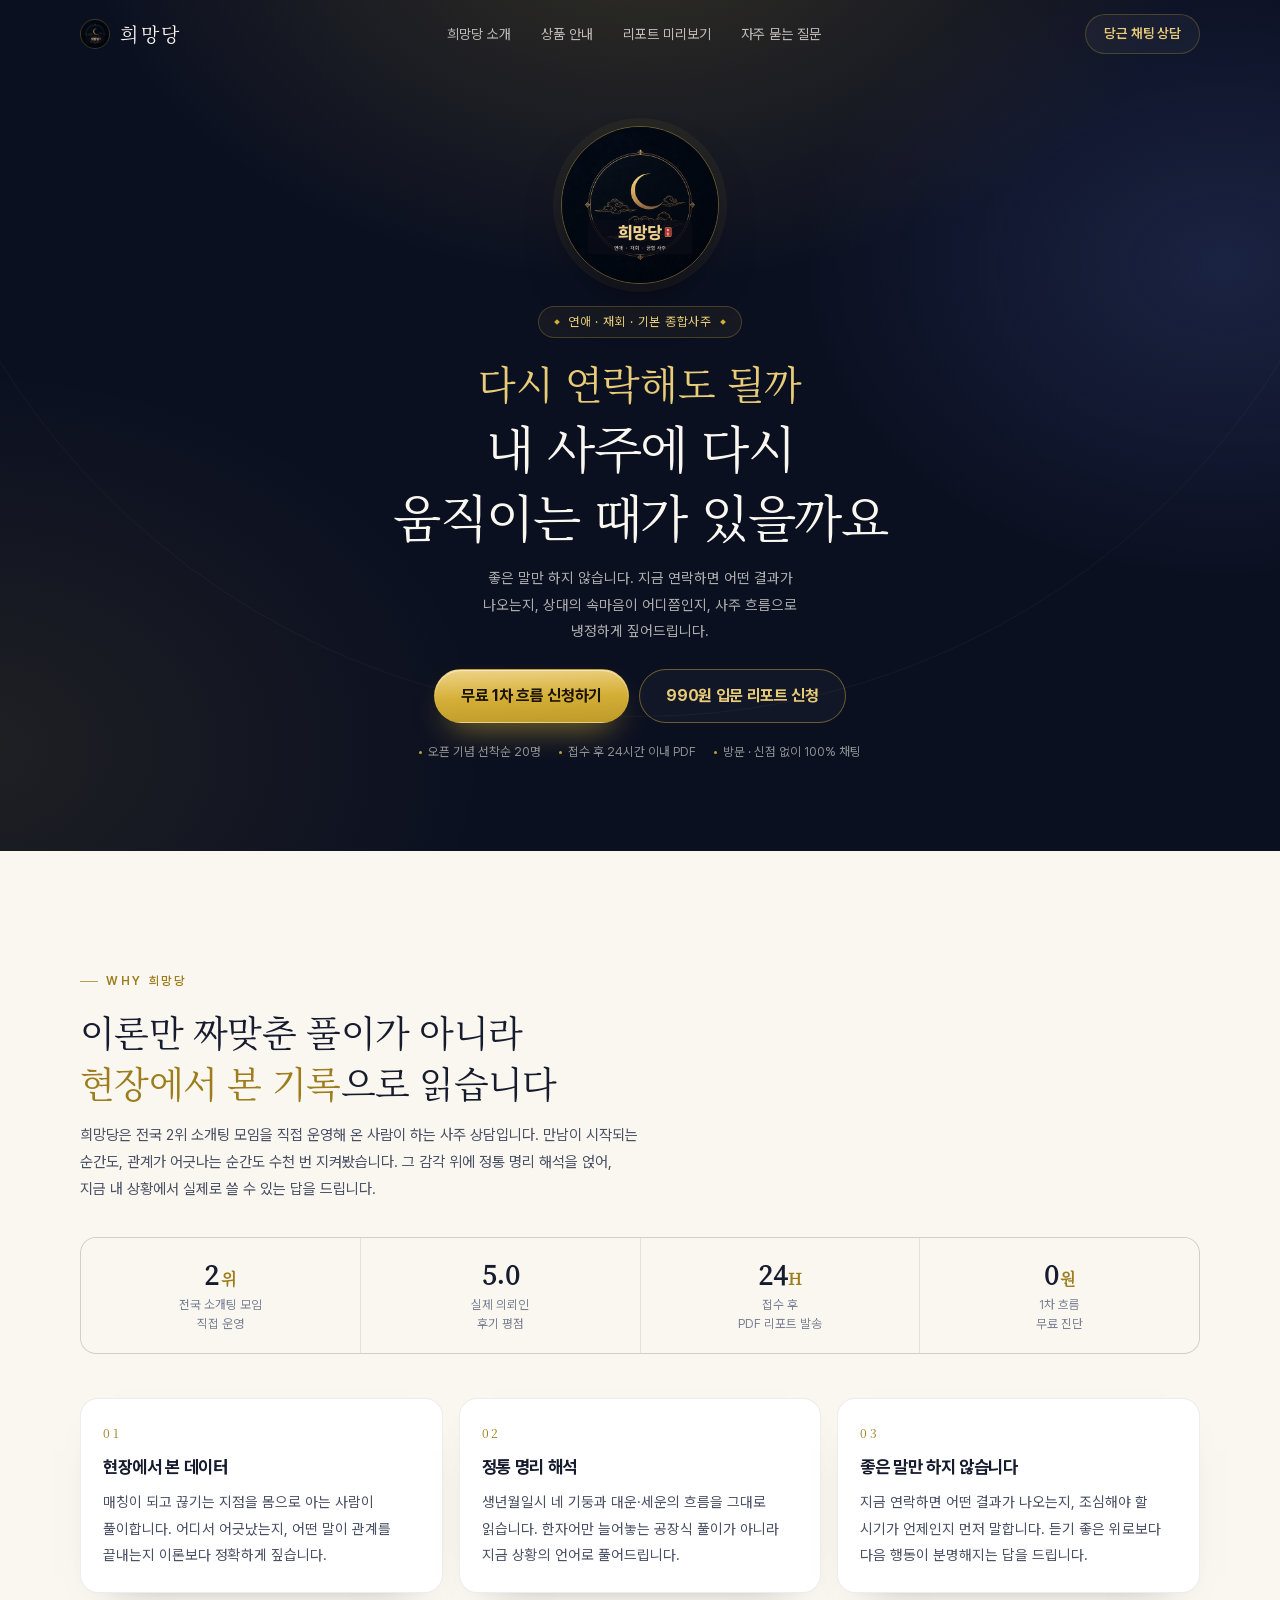
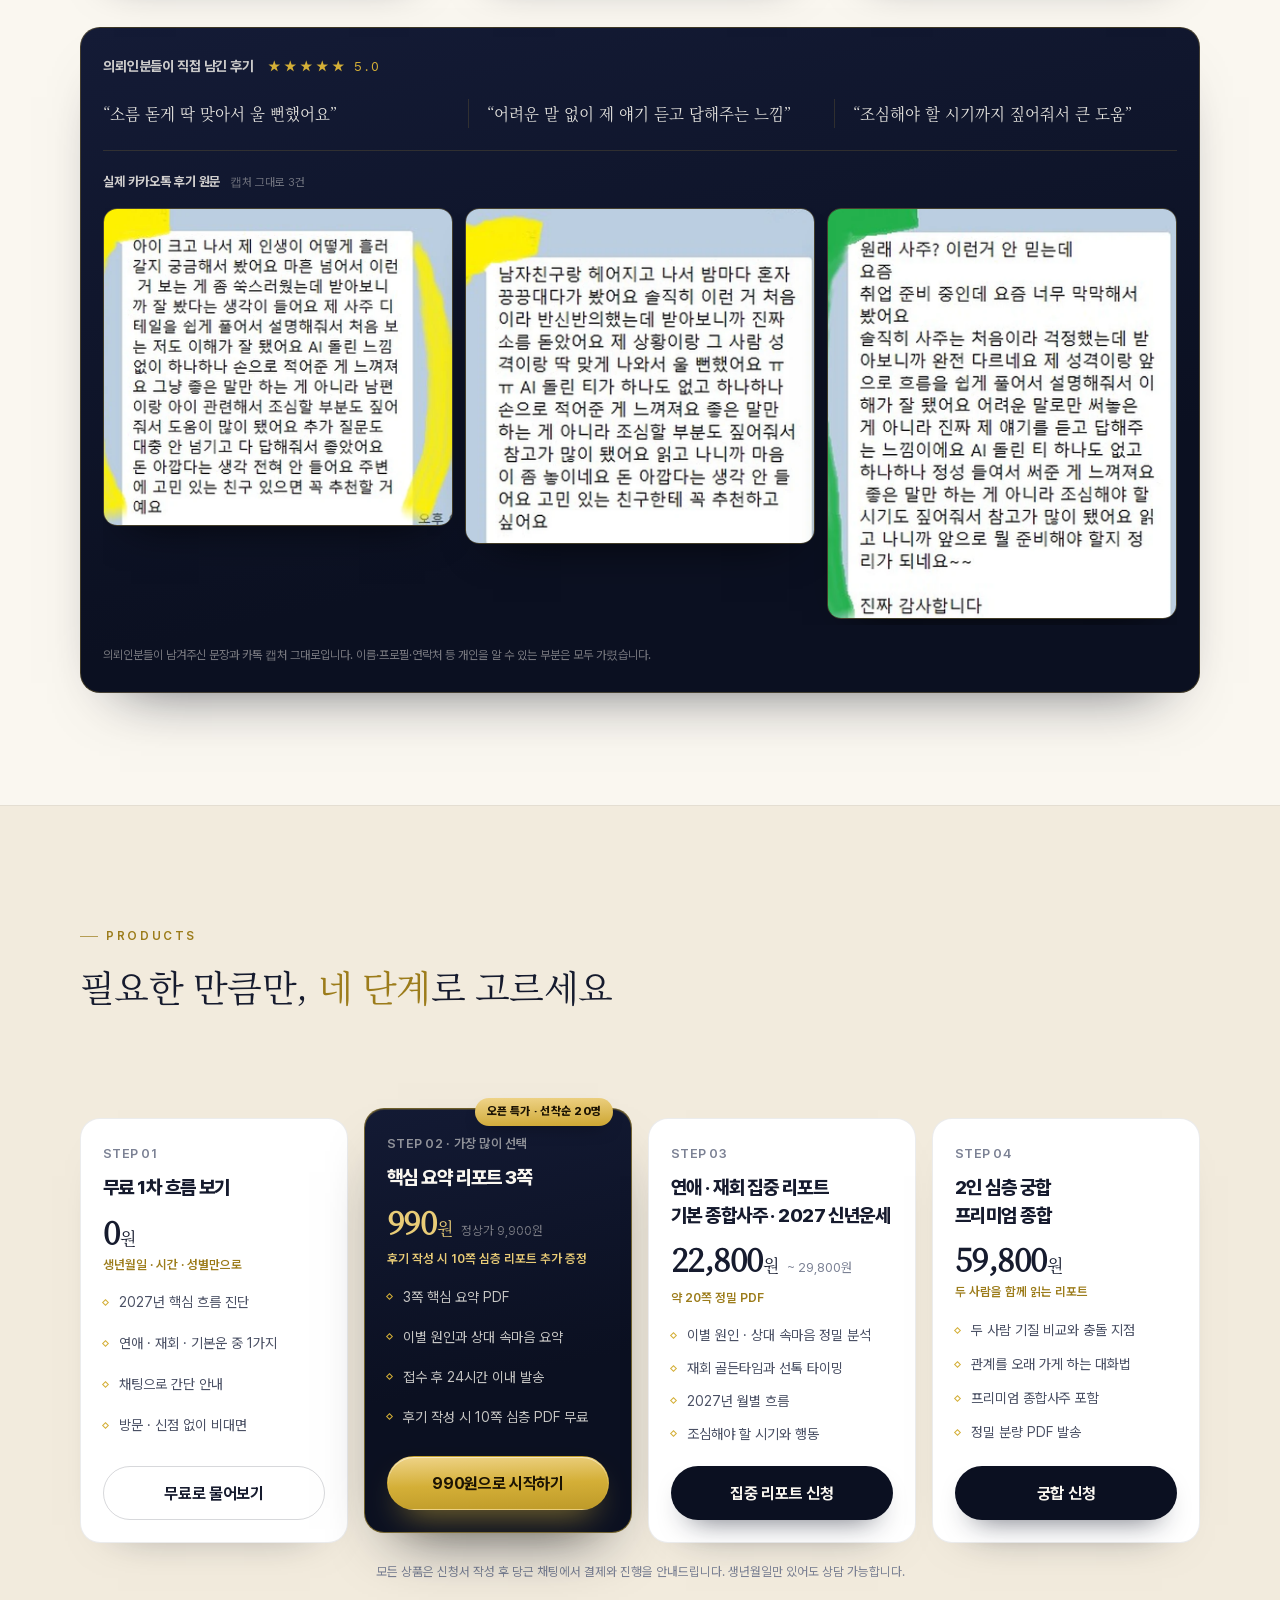
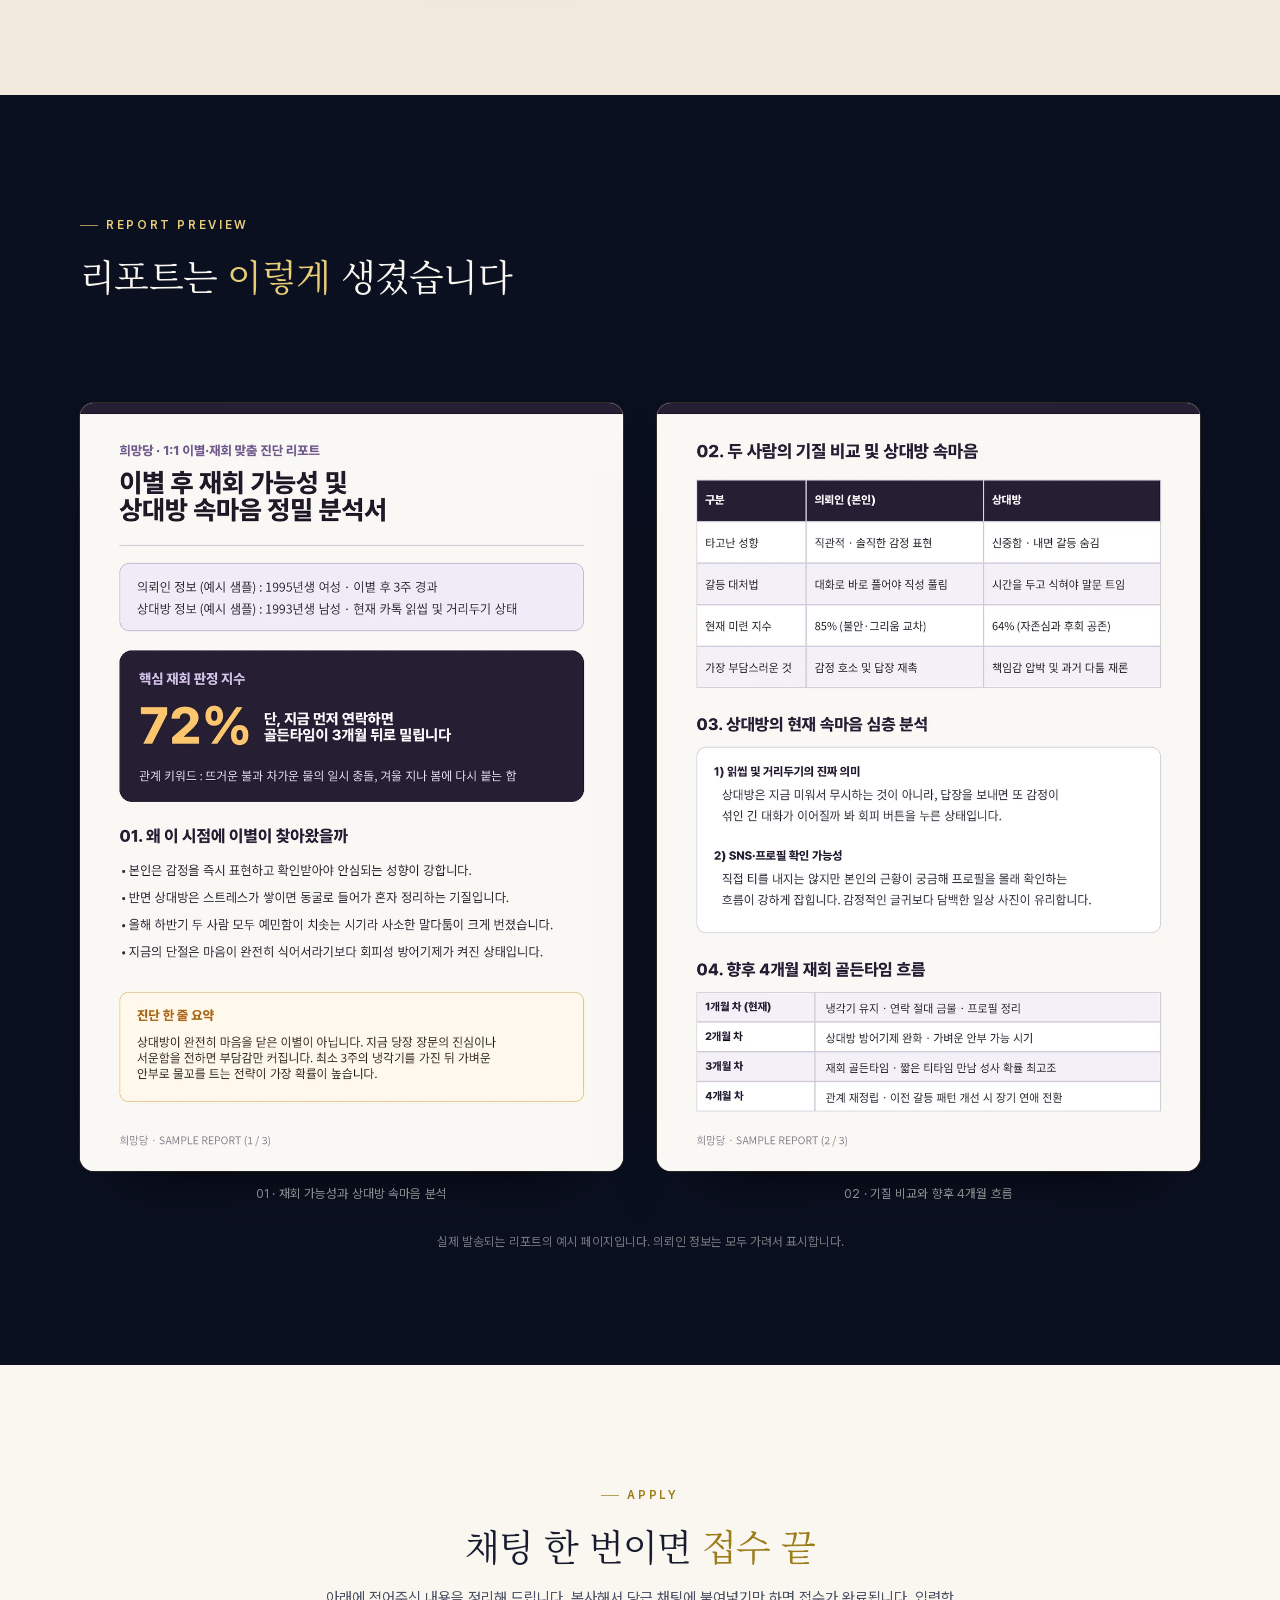
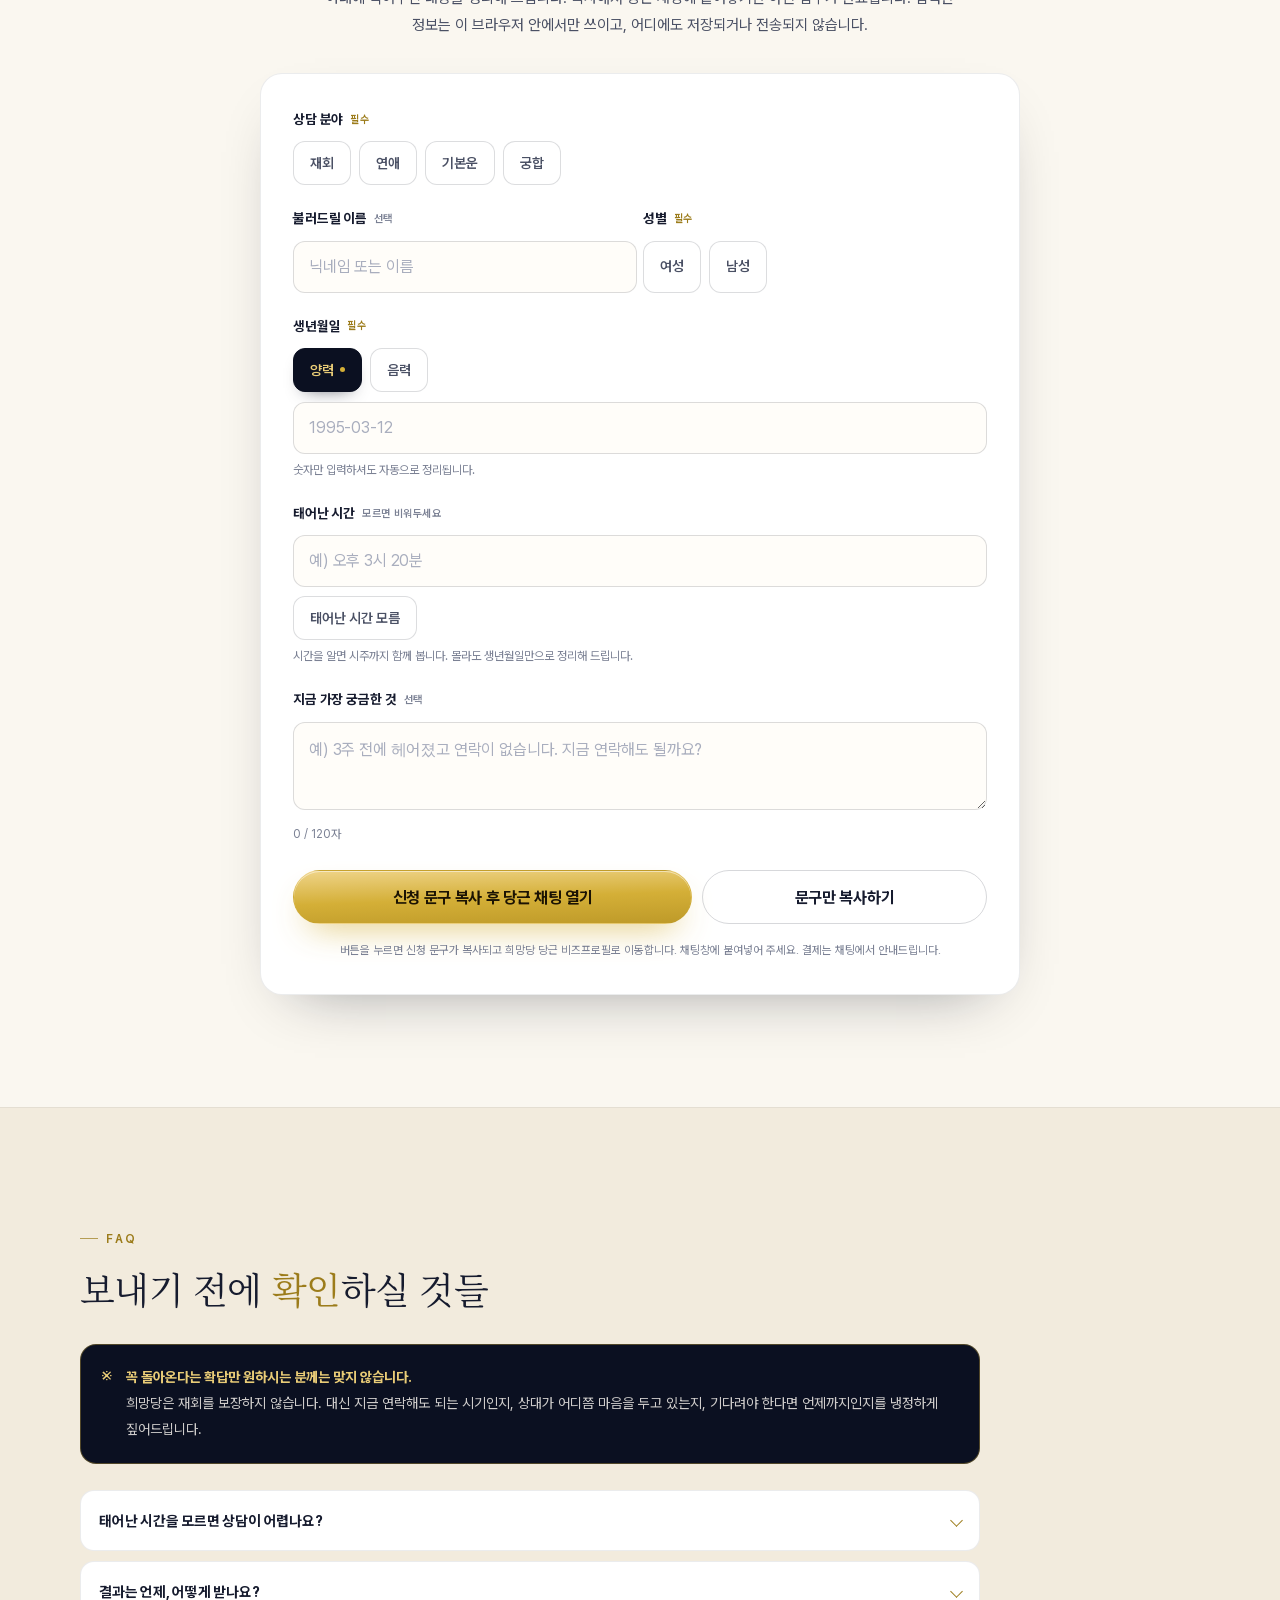
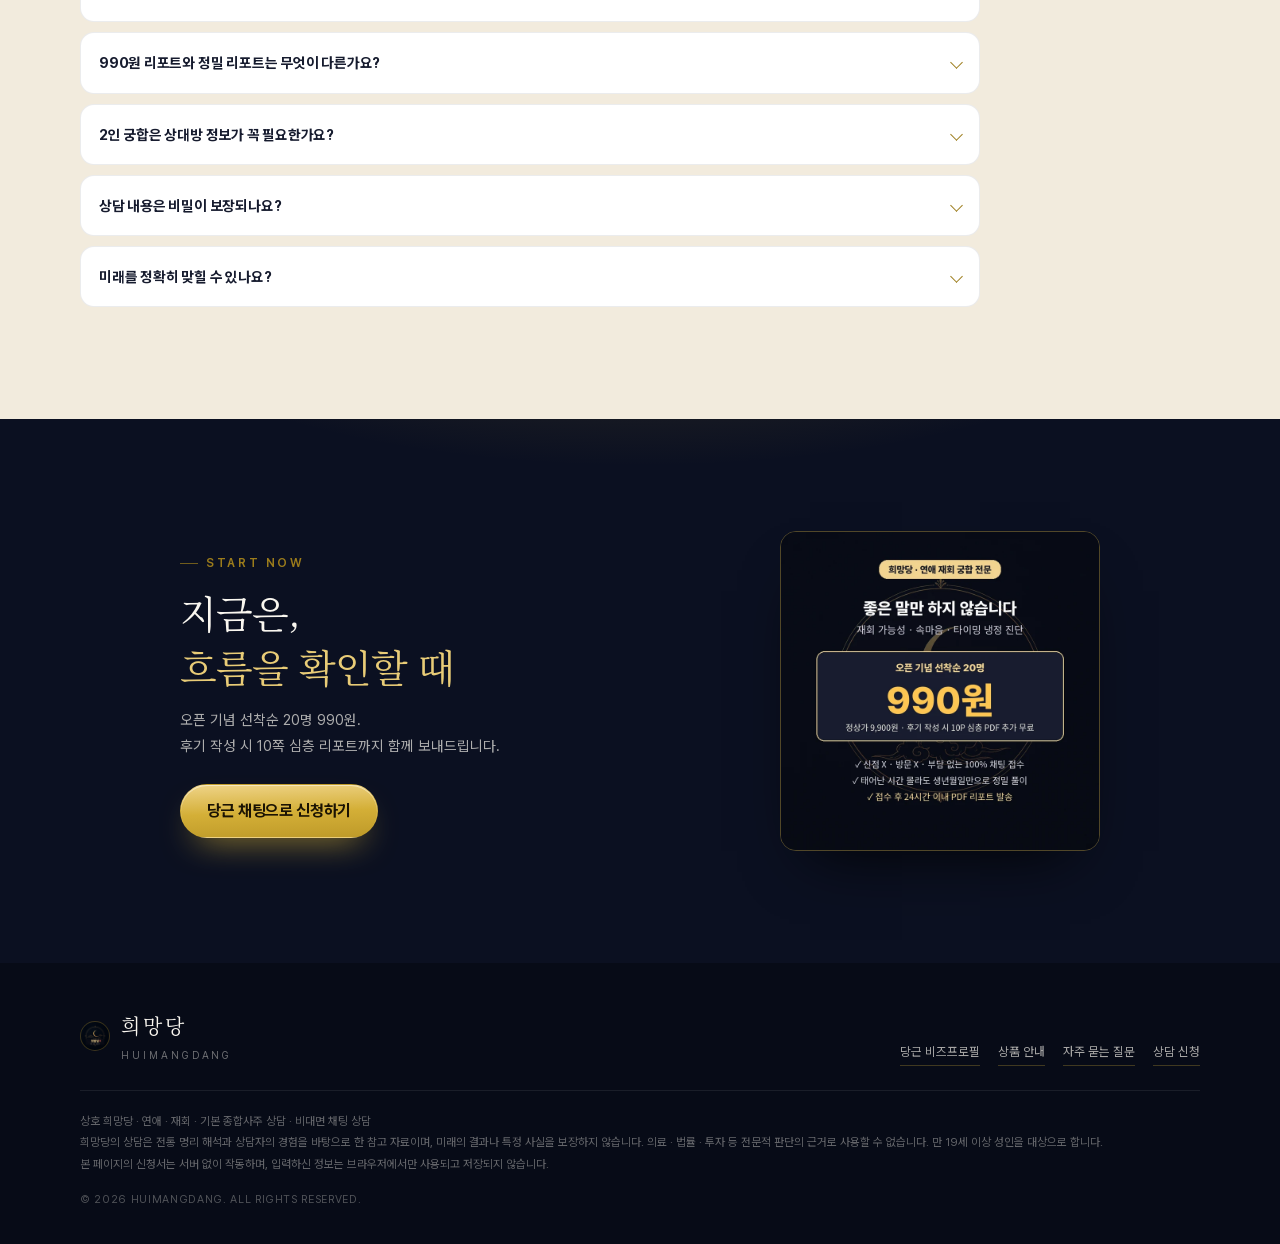
<file: index.html>
<!DOCTYPE html>
<html lang="ko">
<head>
<meta charset="utf-8">
<meta name="viewport" content="width=device-width, initial-scale=1, viewport-fit=cover">
<title>희망당 | 연애 · 재회 · 기본 종합사주</title>
<meta name="description" content="다시 연락해도 될까. 내 사주에 다시 움직이는 때가 있을까요. 전국 2위 소개팅 모임 운영 데이터와 정통 명리 해석으로 연애·재회·기본운을 냉정하게 짚어드립니다. 무료 1차 흐름부터 990원 핵심 리포트까지.">
<meta name="theme-color" content="#0B1021">
<meta name="format-detection" content="telephone=no">
<meta property="og:type" content="website">
<meta property="og:title" content="희망당 | 연애 · 재회 · 기본 종합사주">
<meta property="og:description" content="좋은 말만 하지 않습니다. 지금 연락해도 되는 시기인지, 상대의 속마음이 어디쯤인지 사주 흐름으로 짚어드립니다.">
<meta property="og:image" content="https://bibae371-ui.github.io/assets/og_image.jpg">
<meta property="og:image:secure_url" content="https://bibae371-ui.github.io/assets/og_image.jpg">
<meta property="og:image:width" content="1200">
<meta property="og:image:height" content="630">
<meta property="og:image:type" content="image/jpeg">
<meta property="og:url" content="https://bibae371-ui.github.io/">
<meta property="og:site_name" content="희망당">
<meta name="twitter:card" content="summary_large_image">
<meta name="twitter:image" content="https://bibae371-ui.github.io/assets/og_image.jpg">
<link rel="canonical" href="https://bibae371-ui.github.io/">
<link rel="icon" href="assets/favicon.png" sizes="64x64">
<link rel="apple-touch-icon" href="assets/apple-touch-icon.png">
<link rel="preload" as="font" type="font/woff2" href="assets/pretendard-subset.woff2" crossorigin>
<link rel="preload" as="font" type="font/woff2" href="assets/serif-subset.woff2" crossorigin>
<style>
/* ---------- font ---------- */
@font-face{
  font-family:'HD Sans';
  src:url('assets/pretendard-subset.woff2') format('woff2');
  font-weight:100 900; font-style:normal; font-display:swap;
}
@font-face{
  font-family:'HD Serif';
  src:url('assets/serif-subset.woff2') format('woff2');
  font-weight:400; font-style:normal; font-display:swap;
}

/* ---------- tokens ---------- */
:root{
  --navy:#0B1021;
  --navy-2:#111731;
  --navy-3:#18203C;
  --gold:#D4AF37;
  --gold-soft:#E9CC77;
  --gold-deep:#9C7C1B;
  --line-gold:rgba(212,175,55,.26);
  --cream:#FAF7F0;
  --cream-2:#F2EBDD;
  --ink:#161B2E;
  --ink-soft:#4A5064;
  --ink-mute:#7B8194;
  --white:#ffffff;
  --sans:'HD Sans','Pretendard','Apple SD Gothic Neo','Malgun Gothic','Noto Sans KR',system-ui,-apple-system,sans-serif;
  --serif:'HD Serif','Noto Serif KR','Nanum Myeongjo','Apple SD Gothic Neo',serif;
  --radius:20px;
  --shadow:0 24px 60px -34px rgba(11,16,33,.45);
  --max:1120px;
}

*,*::before,*::after{box-sizing:border-box}
html{-webkit-text-size-adjust:100%;scroll-behavior:smooth}
section[id]{scroll-margin-top:72px}
*{-webkit-tap-highlight-color:transparent}
body{
  margin:0;background:var(--cream);color:var(--ink);
  font-family:var(--sans);font-size:16px;line-height:1.72;
  -webkit-font-smoothing:antialiased;text-rendering:optimizeLegibility;
  word-break:keep-all;overflow-x:hidden;
}
img{max-width:100%;display:block;height:auto}
a{color:inherit;text-decoration:none}
button,input,select,textarea{font:inherit;color:inherit}
h1,h2,h3,h4,p,ul,ol,figure,blockquote{margin:0}
ul,ol{padding:0;list-style:none}
:focus-visible{outline:2px solid var(--gold);outline-offset:3px;border-radius:6px}

.wrap{width:min(100% - 40px,var(--max));margin-inline:auto}
.sec{padding:74px 0}
.sec-dark{background:var(--navy);color:var(--cream)}

/* ---------- shared type ---------- */
.eyebrow{
  display:inline-flex;align-items:center;gap:8px;
  font-size:12px;letter-spacing:.22em;font-weight:600;
  color:var(--gold-deep);text-transform:uppercase;
}
.sec-dark .eyebrow{color:var(--gold-soft)}
.eyebrow::before{content:"";width:18px;height:1px;background:currentColor;opacity:.7}
h2.title{
  font-family:var(--serif);font-weight:400;
  font-size:clamp(24px,6.4vw,36px);line-height:1.42;letter-spacing:-.02em;
  margin-top:14px;
}
.title em{font-style:normal;color:var(--gold-deep)}
.sec-dark .title em{color:var(--gold-soft)}
.lead{
  margin-top:14px;font-size:15px;line-height:1.8;color:var(--ink-soft);
  max-width:62ch;
}
.sec-dark .lead{color:rgba(250,247,240,.72)}

/* ---------- header ---------- */
.site-head{
  position:fixed;inset:0 0 auto 0;z-index:60;
  padding:14px 0;transition:background .3s ease,box-shadow .3s ease,padding .3s ease;
}
.site-head .wrap{display:flex;align-items:center;justify-content:space-between;gap:16px}
.brand{display:flex;align-items:center;gap:10px;color:var(--cream)}
.brand-mark{
  width:30px;height:30px;border-radius:50%;
  background:url('assets/logo.png') center/cover no-repeat;
  border:1px solid var(--line-gold);flex:0 0 auto;
}
.brand-name{font-family:var(--serif);font-size:19px;letter-spacing:.14em}
.head-nav{display:none;gap:30px;font-size:14px;color:rgba(250,247,240,.72)}
.head-nav a:hover{color:var(--gold-soft)}
.head-cta{
  display:inline-flex;align-items:center;gap:7px;
  height:40px;padding:0 18px;border-radius:999px;
  border:1px solid var(--line-gold);color:var(--gold-soft);
  font-size:13.5px;font-weight:600;letter-spacing:-.01em;
  background:rgba(255,255,255,.04);
}
.site-head.is-scrolled{
  background:rgba(11,16,33,.9);backdrop-filter:blur(14px);
  box-shadow:0 1px 0 rgba(212,175,55,.16);padding:10px 0;
}

/* ---------- hero ---------- */
.hero{
  position:relative;background:var(--navy);color:var(--cream);
  padding:94px 0 66px;overflow:hidden;isolation:isolate;
}
.hero::before{
  content:"";position:absolute;z-index:-2;inset:-20% -10% auto -10%;height:150%;
  background:
    radial-gradient(52% 42% at 50% 6%,rgba(212,175,55,.20),transparent 70%),
    radial-gradient(38% 34% at 88% 34%,rgba(90,110,200,.20),transparent 72%),
    radial-gradient(46% 40% at 6% 72%,rgba(212,175,55,.10),transparent 74%);
}
.hero::after{
  content:"";position:absolute;z-index:-1;left:50%;top:-62vmax;transform:translateX(-50%);
  width:118vmax;height:118vmax;border-radius:50%;
  border:1px solid rgba(212,175,55,.055);
  pointer-events:none;
}
.hero-inner{text-align:center;display:flex;flex-direction:column;align-items:center}
.hero-logo{
  width:134px;height:134px;border-radius:50%;object-fit:cover;
  border:1px solid rgba(212,175,55,.42);
  box-shadow:0 0 0 8px rgba(212,175,55,.05),0 26px 60px -30px rgba(0,0,0,.9);
}
.hero-tag{
  margin-top:22px;display:inline-flex;align-items:center;gap:9px;
  height:32px;padding:0 16px;border-radius:999px;
  border:1px solid var(--line-gold);background:rgba(212,175,55,.06);
  font-size:12.5px;letter-spacing:.06em;color:var(--gold-soft);
}
.hero-tag i{width:4px;height:4px;background:var(--gold);transform:rotate(45deg);display:block}
.hero h1{
  margin-top:18px;font-family:var(--serif);font-weight:400;
  font-size:clamp(27px,7.6vw,50px);line-height:1.38;letter-spacing:-.03em;
  color:var(--cream);
}
.hero h1 .q{display:block;color:var(--gold-soft);font-size:.78em;letter-spacing:-.01em;margin-bottom:2px}
.hero-sub{
  margin-top:15px;max-width:38ch;font-size:14.5px;line-height:1.85;
  color:rgba(250,247,240,.68);
}
.hero-actions{margin-top:24px;display:flex;flex-direction:column;gap:10px;width:100%;max-width:340px}
.hero-meta{
  margin-top:18px;display:flex;flex-wrap:wrap;justify-content:center;gap:8px 18px;
  font-size:12.5px;color:rgba(250,247,240,.55);
}
.hero-meta span{display:inline-flex;align-items:center;gap:6px}
.hero-meta span::before{content:"";width:3px;height:3px;background:var(--gold);border-radius:50%;opacity:.9}

/* ---------- buttons ---------- */
.btn{
  display:inline-flex;align-items:center;justify-content:center;gap:8px;
  min-height:54px;padding:0 26px;border-radius:999px;border:1px solid transparent;
  font-size:16px;font-weight:700;letter-spacing:-.02em;cursor:pointer;
  transition:transform .18s ease,box-shadow .18s ease,background .18s ease,color .18s ease;
  text-align:center;
}
.btn:active{transform:translateY(1px) scale(.995)}
.btn-gold{
  background:linear-gradient(178deg,#EFD489 0%,#D4AF37 52%,#BE9A29 100%);
  color:#1B1303;
  box-shadow:0 16px 34px -16px rgba(212,175,55,.85),inset 0 1px 0 rgba(255,255,255,.5);
}
.btn-gold:hover{box-shadow:0 20px 40px -16px rgba(212,175,55,.95),inset 0 1px 0 rgba(255,255,255,.6)}
.btn-ghost{
  border-color:rgba(212,175,55,.46);color:var(--gold-soft);
  background:rgba(255,255,255,.03);
}
.btn-ghost:hover{background:rgba(212,175,55,.1)}
.btn-ink{
  background:var(--navy);color:var(--cream);
  box-shadow:0 14px 30px -18px rgba(11,16,33,.9);
}
.btn-ink:hover{background:#0e1530}
.btn-line{
  border-color:rgba(11,16,33,.16);color:var(--ink);background:transparent;
}
.btn-line:hover{border-color:var(--gold);color:var(--gold-deep)}
.btn-sm{min-height:44px;padding:0 18px;font-size:14px}
.btn-block{width:100%}

/* ---------- trust ---------- */
.trust{background:var(--cream)}
.stat-row{
  display:grid;grid-template-columns:repeat(2,1fr);gap:1px;
  margin-top:34px;background:rgba(11,16,33,.09);
  border:1px solid rgba(11,16,33,.09);border-radius:16px;overflow:hidden;
}
.stat{background:var(--cream);padding:20px 14px;text-align:center}
.stat b{
  display:block;font-family:var(--serif);font-size:26px;line-height:1.2;
  color:var(--ink);letter-spacing:-.02em;
}
.stat b i{font-style:normal;font-size:.62em;color:var(--gold-deep);margin-left:2px}
.stat span{display:block;margin-top:7px;font-size:12.5px;color:var(--ink-mute);line-height:1.5}

.reason-grid{margin-top:44px;display:grid;gap:16px}
.reason{
  background:var(--white);border:1px solid rgba(11,16,33,.075);border-radius:18px;
  padding:24px 22px;box-shadow:0 18px 40px -34px rgba(11,16,33,.5);
}
.reason .num{
  font-family:var(--serif);font-size:12px;letter-spacing:.22em;color:var(--gold-deep);
}
.reason h3{margin-top:10px;font-size:17.5px;font-weight:700;letter-spacing:-.02em;line-height:1.5}
.reason p{margin-top:9px;font-size:14.5px;line-height:1.82;color:var(--ink-soft)}


/* ---------- reviews panel ---------- */
.reviews{
  margin-top:34px;border-radius:20px;padding:26px 22px;
  background:linear-gradient(168deg,#141B36 0%,#0B1021 70%);
  border:1px solid rgba(212,175,55,.26);color:var(--cream);
  box-shadow:0 30px 60px -40px rgba(11,16,33,.75);
}
.reviews-head{display:flex;flex-wrap:wrap;align-items:baseline;gap:8px 14px}
.reviews-head b{font-size:14px;font-weight:700;letter-spacing:-.01em;color:rgba(250,247,240,.8)}
.stars{color:var(--gold);letter-spacing:3px;font-size:13px}
.quote-list{margin-top:20px;display:grid;gap:16px}
.quote{padding-top:16px;border-top:1px solid rgba(212,175,55,.16)}
.quote:first-child{border-top:0;padding-top:0}
.quote p{font-family:var(--serif);font-size:15.5px;line-height:1.9;color:rgba(250,247,240,.92)}
.quote span{display:block;margin-top:6px;font-size:11.5px;color:rgba(250,247,240,.42)}
.reviews-note{margin-top:20px;font-size:12px;line-height:1.75;color:rgba(250,247,240,.45)}

/* ---------- kakao review shots ---------- */
.kakao-block{margin-top:22px;padding-top:20px;border-top:1px solid rgba(212,175,55,.16)}
.kakao-head{display:flex;flex-wrap:wrap;align-items:baseline;gap:6px 10px}
.kakao-head b{font-size:13px;font-weight:700;letter-spacing:-.01em;color:rgba(250,247,240,.82)}
.kakao-head span{font-size:11.5px;color:rgba(250,247,240,.4)}
.kakao-strip{
  display:flex;gap:12px;margin-top:14px;align-items:flex-start;
  overflow-x:auto;scroll-snap-type:x mandatory;scroll-padding-left:0;
  padding-bottom:6px;-webkit-overflow-scrolling:touch;scrollbar-width:none;
}
.kakao-strip::-webkit-scrollbar{display:none}
.kakao-shot{
  flex:0 0 auto;width:min(84%,268px);margin:0;padding:0;
  border:0;background:none;border-radius:14px;display:block;
  scroll-snap-align:start;cursor:zoom-in;
}
.kakao-shot img{
  width:100%;height:auto;display:block;border-radius:14px;
  border:1px solid rgba(212,175,55,.28);
  box-shadow:0 20px 44px -28px rgba(0,0,0,.95);
  transition:transform .28s ease,border-color .28s ease;
}
.kakao-shot:hover img{border-color:rgba(212,175,55,.6);transform:translateY(-2px)}
.kakao-shot:focus-visible{outline-offset:4px}
.kakao-hint{margin-top:4px;font-size:11.5px;color:rgba(250,247,240,.38);letter-spacing:.01em}

/* ---------- lightbox ---------- */
.lb{
  position:fixed;inset:0;z-index:120;display:none;padding:16px;
  background:rgba(6,9,18,.94);
  backdrop-filter:blur(10px);-webkit-backdrop-filter:blur(10px);
}
.lb.open{display:flex;flex-direction:column;align-items:center;justify-content:center;gap:14px}
.lb-fig{margin:0;display:flex;align-items:center;justify-content:center;min-height:0}
.lb-fig img{
  max-width:100%;max-height:70vh;width:auto;height:auto;border-radius:14px;
  border:1px solid rgba(212,175,55,.34);box-shadow:0 40px 90px -30px #000;
}
.lb-cap{
  font-size:12.5px;line-height:1.6;color:rgba(250,247,240,.66);
  text-align:center;max-width:34ch;
}
.lb-bar{display:flex;align-items:center;gap:12px}
.lb-btn{
  min-height:44px;min-width:44px;padding:0 14px;border-radius:999px;
  display:inline-flex;align-items:center;justify-content:center;
  border:1px solid rgba(212,175,55,.3);background:rgba(250,247,240,.06);
  color:var(--cream);font-size:15px;line-height:1;cursor:pointer;
}
.lb-btn:hover{background:rgba(212,175,55,.16)}
.lb-close{position:absolute;top:12px;right:12px;padding:0;font-size:15px}
.lb-count{font-size:12px;letter-spacing:.08em;color:rgba(250,247,240,.5)}
@media (min-width:700px){
  .kakao-shot{width:calc((100% - 24px)/3)}
  .kakao-hint{display:none}
}

/* ---------- pricing ---------- */
.pricing{background:var(--cream-2);border-top:1px solid rgba(11,16,33,.06)}
.plans{margin-top:38px;display:grid;gap:14px}
.plan{
  position:relative;background:var(--white);border:1px solid rgba(11,16,33,.08);
  border-radius:20px;padding:24px 22px 22px;display:flex;flex-direction:column;
  box-shadow:0 20px 44px -38px rgba(11,16,33,.55);
}
.plan-name{font-size:13px;font-weight:600;color:var(--ink-mute);letter-spacing:.02em}
.plan-title{margin-top:9px;font-size:19px;font-weight:800;letter-spacing:-.03em;line-height:1.45}
.plan-price{margin-top:14px;display:flex;align-items:baseline;gap:8px;flex-wrap:wrap}
.plan-price strong{font-family:var(--serif);font-size:31px;line-height:1;letter-spacing:-.02em}
.plan-price strong i{font-style:normal;font-size:.55em;font-weight:400;margin-left:1px}
.plan-price s{font-size:12.5px;color:var(--ink-mute);text-decoration:line-through;text-decoration-color:rgba(11,16,33,.45)}
.plan-note{margin-top:7px;font-size:12.5px;color:var(--gold-deep);font-weight:600}
.plan ul{margin-top:16px;display:grid;gap:9px;flex:1}
.plan li{
  position:relative;padding-left:16px;font-size:14px;line-height:1.7;color:var(--ink-soft);
}
.plan li::before{
  content:"";position:absolute;left:0;top:.62em;width:5px;height:5px;
  border:1px solid var(--gold);transform:rotate(45deg);
}
.plan .btn{margin-top:20px}
.plan.is-featured{
  background:linear-gradient(168deg,#131A34 0%,#0B1021 62%);
  border-color:rgba(212,175,55,.5);color:var(--cream);
  box-shadow:0 30px 60px -34px rgba(11,16,33,.85),inset 0 1px 0 rgba(212,175,55,.22);
}
.plan.is-featured .plan-name{color:rgba(250,247,240,.55)}
.plan.is-featured .plan-title{color:var(--cream)}
.plan.is-featured .plan-price strong{color:var(--gold-soft)}
.plan.is-featured .plan-price s{color:rgba(250,247,240,.45)}
.plan.is-featured .plan-note{color:var(--gold-soft)}
.plan.is-featured li{color:rgba(250,247,240,.78)}
.badge{
  position:absolute;top:-11px;right:18px;
  background:linear-gradient(178deg,#EFD489,#CDA631);color:#1B1303;
  font-size:11.5px;font-weight:800;letter-spacing:.02em;
  padding:4px 12px;border-radius:999px;
  box-shadow:0 8px 18px -10px rgba(0,0,0,.6);
}
.plan-foot{margin-top:18px;font-size:12.5px;color:var(--ink-mute);text-align:center}
.plan-foot a{color:var(--gold-deep);border-bottom:1px solid var(--line-gold)}

/* ---------- gallery ---------- */
.gallery{background:var(--navy);color:var(--cream);position:relative;overflow:hidden}
.gallery::before{
  content:"";position:absolute;inset:auto -20% -40% -20%;height:70%;
  background:radial-gradient(50% 60% at 50% 100%,rgba(212,175,55,.13),transparent 70%);
  pointer-events:none;
}
.shots{margin-top:34px;display:grid;gap:22px}
.shot figure{
  border-radius:14px;overflow:hidden;background:#fff;
  box-shadow:0 30px 70px -40px rgba(0,0,0,.95),0 0 0 1px rgba(212,175,55,.18);
}
.shot figcaption{
  margin-top:12px;font-size:12.5px;color:rgba(250,247,240,.55);text-align:center;letter-spacing:.01em;
}
.shot-note{
  margin-top:26px;font-size:12.5px;line-height:1.8;color:rgba(250,247,240,.45);text-align:center;
}

/* ---------- apply form ---------- */
.apply{background:var(--cream)}
.form-card{
  margin-top:34px;background:var(--white);border:1px solid rgba(11,16,33,.08);
  border-radius:22px;padding:24px 20px;box-shadow:var(--shadow);
  max-width:760px;margin-inline:auto;
}
.field{margin-bottom:22px}
.field:last-of-type{margin-bottom:0}
.label{
  display:flex;align-items:center;gap:7px;font-size:13.5px;font-weight:700;
  letter-spacing:-.01em;margin-bottom:10px;
}
.label .req{font-size:10.5px;font-weight:700;color:var(--gold-deep);letter-spacing:.06em}
.label .opt{font-size:10.5px;font-weight:600;color:var(--ink-mute);letter-spacing:.04em}
.chips{display:flex;flex-wrap:wrap;gap:8px}
.chip{
  min-height:44px;padding:0 16px;border-radius:12px;
  border:1px solid rgba(11,16,33,.14);background:#fff;
  font-size:14px;font-weight:600;color:var(--ink-soft);cursor:pointer;
  transition:all .16s ease;display:inline-flex;align-items:center;gap:6px;
}
.chip:hover{border-color:rgba(212,175,55,.7)}
.chip[aria-pressed="true"]{
  background:var(--navy);border-color:var(--navy);color:var(--gold-soft);
  box-shadow:0 8px 18px -12px rgba(11,16,33,.8);
}
.chip[aria-pressed="true"]::after{content:"";width:5px;height:5px;border-radius:50%;background:var(--gold);display:inline-block}
.input,select.input,textarea.input{
  width:100%;min-height:52px;padding:0 15px;border-radius:12px;
  border:1px solid rgba(11,16,33,.14);background:#FFFDF9;
  font-size:16px;letter-spacing:-.01em;
  transition:border-color .16s ease,box-shadow .16s ease,background .16s ease;
}
textarea.input{min-height:88px;padding:13px 15px;line-height:1.7;resize:vertical}
.input::placeholder{color:#A9AEBE}
.input:focus{
  outline:none;background:#fff;border-color:var(--gold);
  box-shadow:0 0 0 3px rgba(212,175,55,.16);
}
.input.is-invalid{border-color:#C4573F;box-shadow:0 0 0 3px rgba(196,87,63,.12)}
.row2{display:grid;gap:6px;grid-template-columns:1fr}
.row2 .chip{min-height:52px}
.hint{margin-top:7px;font-size:12px;color:var(--ink-mute);line-height:1.6}
.err{display:none;margin-top:7px;font-size:12px;color:#B44B33;font-weight:600}
.err.show{display:block}
.partner{
  margin-top:2px;padding:16px;border-radius:14px;background:#FBF7EC;
  border:1px dashed rgba(156,124,27,.3);
}
.partner > .label{margin-bottom:12px;color:var(--gold-deep)}
.partner .field{margin-bottom:14px}
.partner .field:last-child{margin-bottom:0}
.submit-row{display:grid;gap:10px;margin-top:26px}
.form-legal{
  margin-top:16px;font-size:11.5px;line-height:1.75;color:var(--ink-mute);text-align:center;
}
.copy-out{display:none;margin-top:20px;border-top:1px dashed rgba(11,16,33,.14);padding-top:18px}
.copy-out.show{display:block}
.copy-out .label{color:var(--ink)}
.copy-out textarea{
  width:100%;min-height:190px;padding:14px;border-radius:12px;
  border:1px solid rgba(11,16,33,.14);background:#FBF8F1;
  font-size:13.5px;line-height:1.85;resize:vertical;white-space:pre-wrap;
}
.copy-actions{display:grid;grid-template-columns:1fr;gap:8px;margin-top:10px}
.pay-box{
  margin-top:16px;padding:16px;border-radius:14px;
  background:#FBF8F1;border:1px solid rgba(156,124,27,.32);
}
.pay-head{font-size:13.5px;font-weight:700;color:var(--gold-deep);margin-bottom:6px}
.pay-desc{font-size:12.5px;line-height:1.75;color:var(--ink-soft)}
.pay-desc b{color:var(--ink)}
.pay-acct{
  margin-top:12px;padding:10px 12px;border-radius:10px;
  background:var(--white);border:1px solid rgba(11,16,33,.12);
  display:flex;align-items:center;justify-content:space-between;gap:10px;flex-wrap:wrap;
  font-size:13.5px;color:var(--ink);
}

/* ---------- faq ---------- */
.faq{background:var(--cream-2);border-top:1px solid rgba(11,16,33,.06)}
.notice{
  margin-top:30px;display:flex;gap:14px;padding:20px;max-width:900px;
  border-radius:16px;background:var(--navy);color:var(--cream);
  border:1px solid rgba(212,175,55,.35);
}
.notice .mark{
  flex:0 0 auto;font-family:var(--sans);font-size:19px;color:var(--gold-soft);line-height:1.2;
}
.notice p{font-size:14px;line-height:1.85;color:rgba(250,247,240,.82)}
.notice b{color:var(--gold-soft)}
.faq-list{max-width:900px;margin-top:26px;display:grid;gap:10px}
.faq-item{
  background:var(--white);border:1px solid rgba(11,16,33,.08);border-radius:14px;
  overflow:hidden;
}
.faq-item summary{
  list-style:none;cursor:pointer;padding:18px 18px;
  display:flex;align-items:flex-start;justify-content:space-between;gap:14px;
  font-size:14.5px;font-weight:700;letter-spacing:-.015em;line-height:1.6;
}
.faq-item summary::-webkit-details-marker{display:none}
.faq-item summary::after{
  content:"";flex:0 0 auto;width:9px;height:9px;margin-top:7px;
  border-right:1.5px solid var(--gold-deep);border-bottom:1.5px solid var(--gold-deep);
  transform:rotate(45deg);transition:transform .2s ease;
}
.faq-item[open] summary::after{transform:rotate(-135deg);margin-top:11px}
.faq-body{padding:0 18px 18px;font-size:14px;line-height:1.85;color:var(--ink-soft)}
.faq-body b{color:var(--ink)}

/* apply section header centered around the form */
.apply .wrap{text-align:center}
.apply .lead{margin-inline:auto;max-width:640px}
.apply .form-card{text-align:left}

/* floating bar clearance on mobile */
@media (max-width:999px){body{padding-bottom:74px}}

/* ---------- final cta ---------- */
.final{
  background:var(--navy);color:var(--cream);position:relative;overflow:hidden;
}
.final::before{
  content:"";position:absolute;inset:-30% -20% auto;height:120%;
  background:radial-gradient(46% 46% at 50% 0%,rgba(212,175,55,.22),transparent 70%);
  pointer-events:none;
}
.final-inner{
  position:relative;display:grid;gap:28px;align-items:center;text-align:center;
  max-width:920px;margin-inline:auto;
}
.final h2{
  font-family:var(--serif);font-weight:400;font-size:clamp(25px,6.6vw,38px);
  line-height:1.42;letter-spacing:-.025em;
}
.final h2 span{color:var(--gold-soft)}
.final p{margin-top:14px;font-size:14.5px;line-height:1.8;color:rgba(250,247,240,.68)}
.final .btn{margin-top:24px}
.final-img{
  width:min(100%,360px);margin-inline:auto;border-radius:16px;overflow:hidden;
  border:1px solid rgba(212,175,55,.35);box-shadow:0 30px 60px -30px rgba(0,0,0,.9);
}

/* ---------- footer ---------- */
.site-foot{background:#070B17;color:rgba(250,247,240,.52);padding:44px 0 34px;font-size:12.5px;line-height:1.85}
.foot-top{display:flex;flex-direction:column;gap:18px}
.foot-brand{display:flex;align-items:center;gap:11px;color:var(--cream)}
.foot-brand .brand-name{font-size:20px}
.foot-brand small{display:block;font-size:10.5px;letter-spacing:.28em;color:rgba(250,247,240,.42);margin-top:2px}
.foot-links{display:flex;flex-wrap:wrap;gap:6px 18px;color:rgba(250,247,240,.66)}
.foot-links a{border-bottom:1px solid rgba(212,175,55,.28);padding-bottom:1px}
.foot-links a:hover{color:var(--gold-soft)}
.foot-legal{margin-top:24px;padding-top:20px;border-top:1px solid rgba(255,255,255,.08);font-size:11.5px;line-height:1.9;color:rgba(250,247,240,.38)}
.foot-copy{margin-top:14px;font-size:11px;letter-spacing:.06em;color:rgba(250,247,240,.3)}

/* ---------- floating bar ---------- */
.float-bar{
  position:fixed;left:0;right:0;bottom:0;z-index:70;
  padding:10px 14px calc(10px + env(safe-area-inset-bottom));
  background:rgba(11,16,33,.92);backdrop-filter:blur(16px);
  border-top:1px solid rgba(212,175,55,.22);
  display:flex;align-items:center;gap:12px;
  transform:translateY(120%);transition:transform .3s ease;
}
.float-bar.show{transform:translateY(0)}
.float-bar .fb-text{flex:1;min-width:0;line-height:1.35}
.float-bar .fb-text b{display:block;font-size:13.5px;color:var(--gold-soft);letter-spacing:-.01em}
.float-bar .fb-text span{display:block;font-size:11.5px;color:rgba(250,247,240,.6)}
.float-bar .btn{min-height:46px;padding:0 18px;font-size:14px;flex:0 0 auto}

/* ---------- toast ---------- */
.toast{
  position:fixed;left:50%;bottom:96px;z-index:90;transform:translate(-50%,20px);
  max-width:min(92vw,460px);padding:14px 18px;border-radius:14px;
  background:#101830;color:var(--cream);border:1px solid rgba(212,175,55,.4);
  font-size:13.5px;line-height:1.65;text-align:center;
  box-shadow:0 24px 50px -20px rgba(0,0,0,.7);
  opacity:0;pointer-events:none;transition:opacity .25s ease,transform .25s ease;
}
.toast.show{opacity:1;transform:translate(-50%,0)}
.toast b{color:var(--gold-soft)}

/* ---------- reveal ---------- */
.reveal{opacity:0;transform:translateY(22px);transition:opacity .7s ease,transform .7s ease}
.reveal.in{opacity:1;transform:none}

/* ---------- responsive ---------- */
@media (min-width:700px){
  .sec{padding:96px 0}
  .hero{padding:126px 0 88px}
  .hero-logo{width:158px;height:158px}
  .quote-list{grid-template-columns:repeat(3,1fr);gap:22px}
  .quote{border-top:0;border-left:1px solid rgba(212,175,55,.16);padding:0 0 0 18px}
  .quote:first-child{border-left:0;padding-left:0}
  .hero-actions{flex-direction:row;justify-content:center;max-width:none}
  .hero-actions .btn{flex:0 1 auto}
  .stat-row{grid-template-columns:repeat(4,1fr)}
  .reason-grid{grid-template-columns:repeat(2,1fr)}
  .plans{grid-template-columns:repeat(2,1fr);gap:18px}
  .shots{grid-template-columns:repeat(2,1fr);gap:26px}
  .row2{grid-template-columns:1fr 1fr}
  .form-card{padding:34px 32px}
  .submit-row{grid-template-columns:1.4fr 1fr}
  .copy-actions{grid-template-columns:1fr 1fr}
  .final-inner{grid-template-columns:1fr auto;text-align:left}
  .final-img{width:320px;margin:0}
  .foot-top{flex-direction:row;align-items:flex-end;justify-content:space-between}
}
@media (min-width:1000px){
  .sec{padding:112px 0}
  .head-nav{display:flex}
  .reason-grid{grid-template-columns:repeat(3,1fr)}
  .plans{grid-template-columns:repeat(4,1fr);gap:16px}
  .plan.is-featured{transform:translateY(-10px)}
  .float-bar{display:none}
  .shots{gap:34px}
}
@media (prefers-reduced-motion:reduce){
  *{animation:none!important;transition:none!important;scroll-behavior:auto!important}
  .reveal{opacity:1;transform:none}
}
</style>
</head>
<body>

<header class="site-head" id="siteHead">
  <div class="wrap">
    <a class="brand" href="#top" aria-label="희망당 홈">
      <span class="brand-mark" aria-hidden="true"></span>
      <span class="brand-name">희망당</span>
    </a>
    <nav class="head-nav" aria-label="주요 메뉴">
      <a href="#trust">희망당 소개</a>
      <a href="#pricing">상품 안내</a>
      <a href="#reports">리포트 미리보기</a>
      <a href="#faq">자주 묻는 질문</a>
    </nav>
    <a class="head-cta" id="headCta" href="https://www.daangn.com/kr/local-profile/%ED%9D%AC%EB%A7%9D%EB%8B%B9-kkafco522mdw/" target="_blank" rel="noopener">당근 채팅 상담</a>
  </div>
</header>

<main id="top">

  <!-- ============ HERO ============ -->
  <section class="hero">
    <div class="wrap hero-inner">
      <img class="hero-logo" src="assets/logo.png" width="146" height="146" alt="희망당 로고" fetchpriority="high">
      <span class="hero-tag"><i></i>연애 · 재회 · 기본 종합사주<i></i></span>
      <h1>
        <span class="q">다시 연락해도 될까</span>
        내 사주에 다시<br>움직이는 때가 있을까요
      </h1>
      <p class="hero-sub">
        좋은 말만 하지 않습니다. 지금 연락하면 어떤 결과가 나오는지,
        상대의 속마음이 어디쯤인지, 사주 흐름으로 냉정하게 짚어드립니다.
      </p>
      <div class="hero-actions">
        <a class="btn btn-gold" href="#apply" data-field="재회">무료 1차 흐름 신청하기</a>
        <a class="btn btn-ghost" href="#apply" data-field="기본 종합운">990원 입문 리포트 신청</a>
      </div>
      <div class="hero-meta">
        <span>오픈 기념 선착순 20명</span>
        <span>접수 후 24시간 이내 PDF</span>
        <span>방문 · 신점 없이 100% 채팅</span>
      </div>
    </div>
  </section>

  <!-- ============ TRUST ============ -->
  <section class="sec trust" id="trust">
    <div class="wrap">
      <span class="eyebrow reveal">Why 희망당</span>
      <h2 class="title reveal">이론만 짜맞춘 풀이가 아니라<br><em>현장에서 본 기록</em>으로 읽습니다</h2>
      <p class="lead reveal">
        희망당은 전국 2위 소개팅 모임을 직접 운영해 온 사람이 하는 사주 상담입니다.
        만남이 시작되는 순간도, 관계가 어긋나는 순간도 수천 번 지켜봤습니다.
        그 감각 위에 정통 명리 해석을 얹어, 지금 내 상황에서 실제로 쓸 수 있는 답을 드립니다.
      </p>

      <div class="stat-row reveal">
        <div class="stat"><b>2<i>위</i></b><span>전국 소개팅 모임<br>직접 운영</span></div>
        <div class="stat"><b>5.0</b><span>실제 의뢰인<br>후기 평점</span></div>
        <div class="stat"><b>24<i>H</i></b><span>접수 후<br>PDF 리포트 발송</span></div>
        <div class="stat"><b>0<i>원</i></b><span>1차 흐름<br>무료 진단</span></div>
      </div>

      <div class="reason-grid">
        <article class="reason reveal">
          <div class="num">01</div>
          <h3>현장에서 본 데이터</h3>
          <p>매칭이 되고 끊기는 지점을 몸으로 아는 사람이 풀이합니다. 어디서 어긋났는지, 어떤 말이 관계를 끝내는지 이론보다 정확하게 짚습니다.</p>
        </article>
        <article class="reason reveal">
          <div class="num">02</div>
          <h3>정통 명리 해석</h3>
          <p>생년월일시 네 기둥과 대운·세운의 흐름을 그대로 읽습니다. 한자어만 늘어놓는 공장식 풀이가 아니라 지금 상황의 언어로 풀어드립니다.</p>
        </article>
        <article class="reason reveal">
          <div class="num">03</div>
          <h3>좋은 말만 하지 않습니다</h3>
          <p>지금 연락하면 어떤 결과가 나오는지, 조심해야 할 시기가 언제인지 먼저 말합니다. 듣기 좋은 위로보다 다음 행동이 분명해지는 답을 드립니다.</p>
        </article>
      </div>

      <div class="reviews reveal">
        <div class="reviews-head">
          <b>의뢰인분들이 직접 남긴 후기</b>
          <span class="stars" aria-label="별점 5.0">★★★★★ 5.0</span>
        </div>
        <div class="quote-list">
          <div class="quote"><p>“소름 돋게 딱 맞아서 울 뻔했어요”</p></div>
          <div class="quote"><p>“어려운 말 없이 제 얘기 듣고 답해주는 느낌”</p></div>
          <div class="quote"><p>“조심해야 할 시기까지 짚어줘서 큰 도움”</p></div>
        </div>

        <div class="kakao-block">
          <div class="kakao-head">
            <b>실제 카카오톡 후기 원문</b>
            <span>캡처 그대로 3건</span>
          </div>
          <div class="kakao-strip" id="kakaoStrip">
            <button class="kakao-shot" type="button" data-cap="카톡 후기 1 · 40대, 가족 관계 고민" aria-label="카카오톡 후기 1 크게 보기">
              <img src="assets/review_kakao_1.webp" width="720" height="655" loading="lazy" decoding="async" alt="카카오톡 후기 캡처 1 - 사주 디테일을 쉽게 풀어 설명해줘서 이해가 잘 됐고 남편·아이 관련 조심할 부분까지 짚어줬다는 내용">
            </button>
            <button class="kakao-shot" type="button" data-cap="카톡 후기 2 · 이별 직후, 재회 고민" aria-label="카카오톡 후기 2 크게 보기">
              <img src="assets/review_kakao_2.webp" width="720" height="692" loading="lazy" decoding="async" alt="카카오톡 후기 캡처 2 - 이별 후 제 상황과 상대 성격이 딱 맞게 나와 소름 돋았고 조심할 부분까지 짚어줬다는 내용">
            </button>
            <button class="kakao-shot" type="button" data-cap="카톡 후기 3 · 취업 준비, 진로 고민" aria-label="카카오톡 후기 3 크게 보기">
              <img src="assets/review_kakao_3.webp" width="720" height="847" loading="lazy" decoding="async" alt="카카오톡 후기 캡처 3 - 취업 준비 중 앞으로 흐름을 쉽게 풀어 설명해줬고 조심해야 할 시기까지 짚어줬다는 내용">
            </button>
          </div>
          <p class="kakao-hint">옆으로 넘겨서 3건 모두 보기 · 이미지를 누르면 크게 보입니다</p>
        </div>

        <p class="reviews-note">의뢰인분들이 남겨주신 문장과 카톡 캡처 그대로입니다. 이름·프로필·연락처 등 개인을 알 수 있는 부분은 모두 가렸습니다.</p>
      </div>
    </div>
  </section>

  <!-- ============ PRICING ============ -->
  <section class="sec pricing" id="pricing">
    <div class="wrap">
      <span class="eyebrow reveal">Products</span>
      <h2 class="title reveal">필요한 만큼만, <em>네 단계</em>로 고르세요</h2>
      <p class="lead reveal">
        처음에는 무료 흐름 진단으로 방향만 확인하셔도 됩니다.
        마음이 급한 분은 990원 핵심 요약으로, 결정이 필요한 분은 정밀 리포트로 이어가시면 됩니다.
      </p>

      <div class="plans">
        <article class="plan reveal">
          <div class="plan-name">STEP 01</div>
          <h3 class="plan-title">무료 1차 흐름 보기</h3>
          <div class="plan-price"><strong>0<i>원</i></strong></div>
          <p class="plan-note">생년월일 · 시간 · 성별만으로</p>
          <ul>
            <li>2027년 핵심 흐름 진단</li>
            <li>연애 · 재회 · 기본운 중 1가지</li>
            <li>채팅으로 간단 안내</li>
            <li>방문 · 신점 없이 비대면</li>
          </ul>
          <a class="btn btn-line btn-block" href="#apply" data-field="기본 종합운">무료로 물어보기</a>
        </article>

        <article class="plan is-featured reveal">
          <span class="badge">오픈 특가 · 선착순 20명</span>
          <div class="plan-name">STEP 02 · 가장 많이 선택</div>
          <h3 class="plan-title">핵심 요약 리포트 3쪽</h3>
          <div class="plan-price"><strong>990<i>원</i></strong><s>정상가 9,900원</s></div>
          <p class="plan-note">후기 작성 시 10쪽 심층 리포트 추가 증정</p>
          <ul>
            <li>3쪽 핵심 요약 PDF</li>
            <li>이별 원인과 상대 속마음 요약</li>
            <li>접수 후 24시간 이내 발송</li>
            <li>후기 작성 시 10쪽 심층 PDF 무료</li>
          </ul>
          <a class="btn btn-gold btn-block" href="#apply" data-field="재회">990원으로 시작하기</a>
        </article>

        <article class="plan reveal">
          <div class="plan-name">STEP 03</div>
          <h3 class="plan-title">연애 · 재회 집중 리포트<br>기본 종합사주 · 2027 신년운세</h3>
          <div class="plan-price"><strong>22,800<i>원</i></strong><span style="font-size:13px;color:#7B8194">~ 29,800원</span></div>
          <p class="plan-note">약 20쪽 정밀 PDF</p>
          <ul>
            <li>이별 원인 · 상대 속마음 정밀 분석</li>
            <li>재회 골든타임과 선톡 타이밍</li>
            <li>2027년 월별 흐름</li>
            <li>조심해야 할 시기와 행동</li>
          </ul>
          <a class="btn btn-ink btn-block" href="#apply" data-field="연애">집중 리포트 신청</a>
        </article>

        <article class="plan reveal">
          <div class="plan-name">STEP 04</div>
          <h3 class="plan-title">2인 심층 궁합<br>프리미엄 종합</h3>
          <div class="plan-price"><strong>59,800<i>원</i></strong></div>
          <p class="plan-note">두 사람을 함께 읽는 리포트</p>
          <ul>
            <li>두 사람 기질 비교와 충돌 지점</li>
            <li>관계를 오래 가게 하는 대화법</li>
            <li>프리미엄 종합사주 포함</li>
            <li>정밀 분량 PDF 발송</li>
          </ul>
          <a class="btn btn-ink btn-block" href="#apply" data-field="2인 궁합">궁합 신청</a>
        </article>
      </div>
      <p class="plan-foot reveal">모든 상품은 신청서 작성 후 당근 채팅에서 결제와 진행을 안내드립니다. 생년월일만 있어도 상담 가능합니다.</p>
    </div>
  </section>

  <!-- ============ GALLERY ============ -->
  <section class="sec sec-dark gallery" id="reports">
    <div class="wrap">
      <span class="eyebrow reveal">Report Preview</span>
      <h2 class="title reveal">리포트는 <em>이렇게</em> 생겼습니다</h2>
      <p class="lead reveal">
        3쪽 요약부터 20쪽 정밀 리포트까지, 같은 기준으로 씁니다.
        연락 타이밍과 속마음, 조심해야 할 시기를 페이지마다 숫자와 문장으로 정리합니다.
      </p>
      <div class="shots">
        <div class="shot reveal">
          <figure>
            <img src="assets/sample_1p.webp" width="1000" height="1415" loading="lazy" alt="희망당 리포트 1페이지 예시 : 재회 가능성 및 상대방 속마음 분석서">
          </figure>
          <figcaption>01 · 재회 가능성과 상대방 속마음 분석</figcaption>
        </div>
        <div class="shot reveal">
          <figure>
            <img src="assets/sample_2p.webp" width="1000" height="1415" loading="lazy" alt="희망당 리포트 2페이지 예시 : 두 사람의 기질 비교와 향후 흐름">
          </figure>
          <figcaption>02 · 기질 비교와 향후 4개월 흐름</figcaption>
        </div>
      </div>
      <p class="shot-note">실제 발송되는 리포트의 예시 페이지입니다. 의뢰인 정보는 모두 가려서 표시합니다.</p>
    </div>
  </section>

  <!-- ============ APPLY ============ -->
  <section class="sec apply" id="apply">
    <div class="wrap">
      <span class="eyebrow reveal">Apply</span>
      <h2 class="title reveal">채팅 한 번이면 <em>접수 끝</em></h2>
      <p class="lead reveal">
        아래에 적어주신 내용을 정리해 드립니다. 복사해서 당근 채팅에 붙여넣기만 하면 접수가 완료됩니다.
        입력한 정보는 이 브라우저 안에서만 쓰이고, 어디에도 저장되거나 전송되지 않습니다.
      </p>

      <form class="form-card reveal" id="applyForm" novalidate>
        <div class="field">
          <div class="label">상담 분야 <span class="req">필수</span></div>
          <div class="chips" id="fieldChips" role="group" aria-label="상담 분야">
            <button type="button" class="chip" data-value="재회" aria-pressed="false">재회</button>
            <button type="button" class="chip" data-value="연애" aria-pressed="false">연애</button>
            <button type="button" class="chip" data-value="기본 종합운" aria-pressed="false">기본운</button>
            <button type="button" class="chip" data-value="2인 궁합" aria-pressed="false">궁합</button>
          </div>
          <p class="err" id="errField">상담 분야를 선택해 주세요.</p>
        </div>

        <div class="row2">
          <div class="field">
            <label class="label" for="nickname">불러드릴 이름 <span class="opt">선택</span></label>
            <input class="input" id="nickname" type="text" maxlength="20" placeholder="닉네임 또는 이름" autocomplete="off">
          </div>
          <div class="field">
            <div class="label" id="genderLabel">성별 <span class="req">필수</span></div>
            <div class="chips" id="genderChips" role="group" aria-labelledby="genderLabel">
              <button type="button" class="chip" data-value="여성" aria-pressed="false">여성</button>
              <button type="button" class="chip" data-value="남성" aria-pressed="false">남성</button>
            </div>
            <p class="err" id="errGender">성별을 선택해 주세요.</p>
          </div>
        </div>

        <div class="field">
          <label class="label" for="birth">생년월일 <span class="req">필수</span></label>
          <div class="chips" id="calChips" role="group" aria-label="양력 음력">
            <button type="button" class="chip" data-value="양력" aria-pressed="true">양력</button>
            <button type="button" class="chip" data-value="음력" aria-pressed="false">음력</button>
          </div>
          <div style="height:10px"></div>
          <input class="input" id="birth" type="text" inputmode="numeric" maxlength="10" placeholder="1995-03-12" autocomplete="off">
          <p class="hint">숫자만 입력하셔도 자동으로 정리됩니다.</p>
          <p class="err" id="errBirth">생년월일을 1995-03-12 형식으로 입력해 주세요.</p>
        </div>

        <div class="field">
          <label class="label" for="birthTime">태어난 시간 <span class="opt">모르면 비워두세요</span></label>
          <input class="input" id="birthTime" type="text" maxlength="20" placeholder="예) 오후 3시 20분">
          <div class="chips" style="margin-top:9px">
            <button type="button" class="chip" id="timeUnknown" aria-pressed="false">태어난 시간 모름</button>
          </div>
          <p class="hint">시간을 알면 시주까지 함께 봅니다. 몰라도 생년월일만으로 정리해 드립니다.</p>
        </div>

        <div class="partner" id="partnerBlock" hidden>
          <div class="label" id="partnerLabel">상대방 정보 <span class="opt">선택 · 있으면 정확해집니다</span></div>
          <div class="field">
            <div class="chips" id="pGenderChips" role="group" aria-label="상대방 성별">
              <button type="button" class="chip" data-value="여성" aria-pressed="false">여성</button>
              <button type="button" class="chip" data-value="남성" aria-pressed="false">남성</button>
            </div>
          </div>
          <div class="field">
            <input class="input" id="pBirth" type="text" inputmode="numeric" maxlength="10" placeholder="상대방 생년월일 1993-07-02" autocomplete="off">
          </div>
          <div class="field">
            <input class="input" id="pTime" type="text" maxlength="20" placeholder="상대방 태어난 시간 (모르면 비워두세요)">
          </div>
        </div>

        <div class="field">
          <label class="label" for="concern">지금 가장 궁금한 것 <span class="opt">선택</span></label>
          <textarea class="input" id="concern" maxlength="120" placeholder="예) 3주 전에 헤어졌고 연락이 없습니다. 지금 연락해도 될까요?"></textarea>
          <p class="hint"><span id="concernCount">0</span> / 120자</p>
        </div>

        <div class="submit-row">
          <button class="btn btn-gold" type="submit" id="submitBtn">신청 문구 복사 후 당근 채팅 열기</button>
          <button class="btn btn-line" type="button" id="copyOnlyBtn">문구만 복사하기</button>
        </div>
        <p class="form-legal">
          버튼을 누르면 신청 문구가 복사되고 희망당 당근 비즈프로필로 이동합니다.
          채팅창에 붙여넣어 주세요. 결제는 채팅에서 안내드립니다.
        </p>

        <div class="copy-out" id="copyOut">
          <div class="label">복사된 신청 문구 <span class="opt">채팅창에 붙여넣기</span></div>
          <textarea id="copyText" readonly aria-label="신청 문구"></textarea>
          <div class="copy-actions">
            <button class="btn btn-ink btn-sm" type="button" id="reCopyBtn">다시 복사</button>
            <a class="btn btn-line btn-sm" id="chatLink" href="https://www.daangn.com/kr/local-profile/%ED%9D%AC%EB%A7%9D%EB%8B%B9-kkafco522mdw/" target="_blank" rel="noopener">당근 채팅 열기</a>
          </div>
          <div class="pay-box" id="payBox">
            <div class="pay-head">바로 입금하고 빠르게 받으실 분</div>
            <p class="pay-desc">무료 1차 흐름 보기만 원하시면 위 문구만 채팅에 보내주세요.<br>990원 오픈 특가 리포트를 바로 진행하시려면 아래 계좌로 입금 후 채팅에 <b>“입금했습니다”</b>를 함께 남겨주시면 확인 즉시 제작해 드립니다.</p>
            <div class="pay-acct">
              <span>카카오뱅크 <b>79423664540</b></span>
              <button class="btn btn-ink btn-sm" type="button" id="copyAcctBtn">계좌번호 복사</button>
            </div>
          </div>
        </div>
      </form>
    </div>
  </section>

  <!-- ============ FAQ ============ -->
  <section class="sec faq" id="faq">
    <div class="wrap">
      <span class="eyebrow reveal">FAQ</span>
      <h2 class="title reveal">보내기 전에 <em>확인</em>하실 것들</h2>

      <div class="notice reveal">
        <span class="mark" aria-hidden="true">※</span>
        <p><b>꼭 돌아온다는 확답만 원하시는 분께는 맞지 않습니다.</b><br>
        희망당은 재회를 보장하지 않습니다. 대신 지금 연락해도 되는 시기인지, 상대가 어디쯤 마음을 두고 있는지, 기다려야 한다면 언제까지인지를 냉정하게 짚어드립니다.</p>
      </div>

      <div class="faq-list">
        <details class="faq-item reveal">
          <summary>태어난 시간을 모르면 상담이 어렵나요?</summary>
          <div class="faq-body">아닙니다. 생년월일만으로도 충분히 상담이 가능합니다. 시간까지 아시면 시주까지 함께 보기 때문에 더 정밀해지지만, 모르신다면 <b>연·월·일 세 기둥</b>으로 흐름을 잡고 그만큼 여지를 남겨 설명드립니다.</div>
        </details>
        <details class="faq-item reveal">
          <summary>결과는 언제, 어떻게 받나요?</summary>
          <div class="faq-body">접수 후 <b>24시간 이내</b>에 PDF 리포트로 보내드립니다. 신청서를 복사해 당근 채팅에 붙여넣어 주시면 결제와 진행 방법을 채팅으로 안내드리고, 완성된 리포트도 채팅으로 전달합니다.</div>
        </details>
        <details class="faq-item reveal">
          <summary>990원 리포트와 정밀 리포트는 무엇이 다른가요?</summary>
          <div class="faq-body">990원 상품은 <b>핵심만 3쪽</b>으로 정리한 요약본입니다. 이별 원인과 상대 속마음, 연락 타이밍의 결론만 빠르게 보고 싶은 분께 맞습니다. 정밀 리포트는 약 20쪽으로 월별 흐름과 행동 지침까지 담습니다. 990원 리포트를 보시고 후기를 남겨주시면 <b>10쪽 심층 PDF를 추가로</b> 보내드립니다.</div>
        </details>
        <details class="faq-item reveal">
          <summary>2인 궁합은 상대방 정보가 꼭 필요한가요?</summary>
          <div class="faq-body">궁합은 두 사람을 함께 읽는 상담이라 <b>상대방 생년월일은 필요</b>합니다. 시간은 몰라도 괜찮습니다. 상대방 정보를 모르는 경우에는 본인 사주로 관계의 흐름과 상대 유형을 짚는 방식으로 진행합니다.</div>
        </details>
        <details class="faq-item reveal">
          <summary>상담 내용은 비밀이 보장되나요?</summary>
          <div class="faq-body">상담 내용은 채팅 기록 외에 따로 보관하거나 공유하지 않습니다. 이 페이지의 신청서에 입력하신 정보는 <b>브라우저 안에서만</b> 문구를 만드는 데 쓰이고, 서버로 전송되거나 저장되지 않습니다. 페이지를 닫으면 남지 않습니다.</div>
        </details>
        <details class="faq-item reveal">
          <summary>미래를 정확히 맞힐 수 있나요?</summary>
          <div class="faq-body">아닙니다. 사주는 정해진 답을 알려주는 도구가 아니라, 지금의 기질과 흐름을 읽어 선택을 돕는 참고 자료입니다. 희망당은 그 한계를 숨기지 않고, 대신 <b>지금 무엇을 하지 말아야 하는지</b>를 분명하게 말해드립니다.</div>
        </details>
      </div>
    </div>
  </section>

  <!-- ============ FINAL CTA ============ -->
  <section class="sec final">
    <div class="wrap final-inner">
      <div>
        <span class="eyebrow">Start now</span>
        <h2 style="margin-top:12px">지금은,<br><span>흐름을 확인할 때</span></h2>
        <p>오픈 기념 선착순 20명 990원.<br>후기 작성 시 10쪽 심층 리포트까지 함께 보내드립니다.</p>
        <a class="btn btn-gold" href="#apply">당근 채팅으로 신청하기</a>
      </div>
      <div class="final-img">
        <img src="assets/promo_990.webp" width="800" height="800" loading="lazy" alt="희망당 오픈 기념 선착순 20명 990원, 정상가 9,900원, 후기 작성 시 10P 심층 PDF 추가 무료">
      </div>
    </div>
  </section>
</main>

<footer class="site-foot">
  <div class="wrap">
    <div class="foot-top">
      <div class="foot-brand">
        <span class="brand-mark" aria-hidden="true"></span>
        <div>
          <span class="brand-name">희망당</span>
          <small>HUIMANGDANG</small>
        </div>
      </div>
      <div class="foot-links">
        <a href="https://www.daangn.com/kr/local-profile/%ED%9D%AC%EB%A7%9D%EB%8B%B9-kkafco522mdw/" target="_blank" rel="noopener">당근 비즈프로필</a>
        <a href="#pricing">상품 안내</a>
        <a href="#faq">자주 묻는 질문</a>
        <a href="#apply">상담 신청</a>
      </div>
    </div>
    <div class="foot-legal">
      상호 희망당 · 연애 · 재회 · 기본 종합사주 상담 · 비대면 채팅 상담<br>
      희망당의 상담은 전통 명리 해석과 상담자의 경험을 바탕으로 한 참고 자료이며, 미래의 결과나 특정 사실을 보장하지 않습니다.
      의료 · 법률 · 투자 등 전문적 판단의 근거로 사용할 수 없습니다. 만 19세 이상 성인을 대상으로 합니다.<br>
      본 페이지의 신청서는 서버 없이 작동하며, 입력하신 정보는 브라우저에서만 사용되고 저장되지 않습니다.
    </div>
    <div class="foot-copy">© 2026 HUIMANGDANG. ALL RIGHTS RESERVED.</div>
  </div>
</footer>

<div class="float-bar" id="floatBar">
  <div class="fb-text">
    <b>오픈 특가 990원</b>
    <span>선착순 20명 · 후기 시 10쪽 PDF 증정</span>
  </div>
  <a class="btn btn-gold" href="#apply">신청하기</a>
</div>

<div class="toast" id="toast" role="status" aria-live="polite"></div>

<div class="lb" id="kakaoLb" role="dialog" aria-modal="true" aria-label="카카오톡 후기 크게 보기">
  <button class="lb-btn lb-close" type="button" id="lbClose" aria-label="닫기">✕</button>
  <figure class="lb-fig"><img id="lbImg" src="assets/review_kakao_1.webp" alt=""></figure>
  <p class="lb-cap" id="lbCap"></p>
  <div class="lb-bar">
    <button class="lb-btn" type="button" id="lbPrev" aria-label="이전 후기">‹</button>
    <span class="lb-count" id="lbCount">1 / 3</span>
    <button class="lb-btn" type="button" id="lbNext" aria-label="다음 후기">›</button>
  </div>
</div>

<script>
(function(){
  "use strict";

  var PROFILE = "https://www.daangn.com/kr/local-profile/%ED%9D%AC%EB%A7%9D%EB%8B%B9-kkafco522mdw/";

  /* ---------- header / float bar ---------- */
  var head = document.getElementById('siteHead');
  var floatBar = document.getElementById('floatBar');
  var applySec = document.getElementById('apply');

  function onScroll(){
    var y = window.pageYOffset || document.documentElement.scrollTop;
    head.classList.toggle('is-scrolled', y > 24);
    if (floatBar){
      var show = y > 420;
      if (applySec){
        var r = applySec.getBoundingClientRect();
        if (r.top < window.innerHeight * 0.75 && r.bottom > 0) show = false;
      }
      floatBar.classList.toggle('show', show);
    }
  }
  window.addEventListener('scroll', onScroll, {passive:true});
  onScroll();

  /* ---------- reveal ---------- */
  var reveals = [].slice.call(document.querySelectorAll('.reveal'));
  if ('IntersectionObserver' in window){
    var io = new IntersectionObserver(function(entries){
      entries.forEach(function(e){
        if (e.isIntersecting){ e.target.classList.add('in'); io.unobserve(e.target); }
      });
    }, {rootMargin:'0px 0px -8% 0px', threshold:0.08});
    reveals.forEach(function(el){ io.observe(el); });
  } else {
    reveals.forEach(function(el){ el.classList.add('in'); });
  }

  /* ---------- toast ---------- */
  var toastEl = document.getElementById('toast');
  var toastTimer;
  function toast(html, ms){
    toastEl.innerHTML = html;
    toastEl.classList.add('show');
    clearTimeout(toastTimer);
    toastTimer = setTimeout(function(){ toastEl.classList.remove('show'); }, ms || 3600);
  }

  /* ---------- chip groups ---------- */
  var state = {field:'', gender:'', cal:'양력', pGender:'', timeUnknown:false};

  function bindChips(id, key, single){
    var box = document.getElementById(id);
    if (!box) return;
    box.addEventListener('click', function(ev){
      var btn = ev.target.closest('.chip');
      if (!btn) return;
      var val = btn.getAttribute('data-value');
      [].forEach.call(box.querySelectorAll('.chip'), function(b){
        b.setAttribute('aria-pressed', b === btn ? 'true' : 'false');
      });
      state[key] = val;
      if (key === 'field'){
        document.getElementById('errField').classList.remove('show');
        var partner = document.getElementById('partnerBlock');
        var needPartner = (val === '재회' || val === '2인 궁합');
        if (needPartner){
          partner.hidden = false;
          partner.style.display = '';
        } else {
          partner.hidden = true;
        }
      }
      if (key === 'gender') document.getElementById('errGender').classList.remove('show');
    });
  }
  bindChips('fieldChips','field',true);
  bindChips('genderChips','gender',true);
  bindChips('calChips','cal',true);
  bindChips('pGenderChips','pGender',true);

  /* hero / pricing CTA presets */
  [].forEach.call(document.querySelectorAll('[data-field]'), function(a){
    a.addEventListener('click', function(){
      var v = a.getAttribute('data-field');
      var chip = document.querySelector('#fieldChips .chip[data-value="'+v+'"]');
      if (chip) chip.click();
    });
  });

  /* ---------- birth date auto format ---------- */
  function formatDate(raw){
    var d = raw.replace(/[^0-9]/g,'').slice(0,8);
    if (d.length <= 4) return d;
    if (d.length <= 6) return d.slice(0,4) + '-' + d.slice(4);
    return d.slice(0,4) + '-' + d.slice(4,6) + '-' + d.slice(6);
  }
  function bindDate(id){
    var el = document.getElementById(id);
    if (!el) return;
    el.addEventListener('input', function(){
      var v = formatDate(el.value);
      if (el.value !== v) el.value = v;
      if (id === 'birth') document.getElementById('errBirth').classList.remove('show');
      if (id === 'birth') el.classList.remove('is-invalid');
    });
  }
  bindDate('birth');
  bindDate('pBirth');

  /* ---------- time unknown ---------- */
  var timeChip = document.getElementById('timeUnknown');
  var timeInput = document.getElementById('birthTime');
  timeChip.addEventListener('click', function(){
    state.timeUnknown = !state.timeUnknown;
    timeChip.setAttribute('aria-pressed', state.timeUnknown ? 'true' : 'false');
    if (state.timeUnknown){ timeInput.value = ''; timeInput.disabled = true; }
    else { timeInput.disabled = false; }
  });

  /* ---------- concern counter ---------- */
  var concern = document.getElementById('concern');
  var concernCount = document.getElementById('concernCount');
  concern.addEventListener('input', function(){ concernCount.textContent = concern.value.length; });

  /* ---------- validate + build ---------- */
  var birthEl = document.getElementById('birth');

  function validDate(str){
    if (!/^\d{4}-\d{2}-\d{2}$/.test(str)) return false;
    var y = +str.slice(0,4), m = +str.slice(5,7), d = +str.slice(8,10);
    if (y < 1930 || y > 2012) return false;
    if (m < 1 || m > 12) return false;
    if (d < 1 || d > 31) return false;
    return true;
  }

  function validate(){
    var ok = true, firstBad = null;
    var errField = document.getElementById('errField');
    var errGender = document.getElementById('errGender');
    var errBirth = document.getElementById('errBirth');

    if (!state.field){ errField.classList.add('show'); ok = false; firstBad = firstBad || document.getElementById('fieldChips'); }
    else errField.classList.remove('show');

    if (!state.gender){ errGender.classList.add('show'); ok = false; firstBad = firstBad || document.getElementById('genderChips'); }
    else errGender.classList.remove('show');

    if (!validDate(birthEl.value)){
      errBirth.classList.add('show'); birthEl.classList.add('is-invalid'); ok = false;
      firstBad = firstBad || birthEl;
    } else {
      errBirth.classList.remove('show'); birthEl.classList.remove('is-invalid');
    }

    if (!ok && firstBad){
      firstBad.scrollIntoView({behavior:'smooth', block:'center'});
    }
    return ok;
  }

  function buildMessage(){
    var lines = [];
    lines.push('희망당 상담 신청');
    lines.push('');
    lines.push('분야 : ' + state.field);
    var nick = document.getElementById('nickname').value.trim();
    if (nick) lines.push('이름 : ' + nick);
    lines.push('성별 : ' + state.gender);
    lines.push('생년월일 : ' + birthEl.value + ' (' + state.cal + ')');
    if (state.timeUnknown){
      lines.push('태어난 시간 : 모름');
    } else {
      var t = timeInput.value.trim();
      if (t) lines.push('태어난 시간 : ' + t);
    }

    if (state.field === '재회' || state.field === '2인 궁합'){
      var pg = state.pGender;
      var pb = document.getElementById('pBirth').value.trim();
      var pt = document.getElementById('pTime').value.trim();
      if (pg || pb || pt){
        var parts = [];
        if (pg) parts.push(pg);
        if (pb) parts.push(pb);
        parts.push(pt ? pt : '시간 모름');
        lines.push('상대방 : ' + parts.join(' / '));
      }
    }

    var c = concern.value.trim();
    if (c) { lines.push(''); lines.push('고민 : ' + c); }

    lines.push('');
    lines.push('위 내용으로 상담 신청합니다.');
    lines.push('오픈 특가(990원)로 진행 가능하면 그쪽으로 부탁드립니다.');
    return lines.join('\n');
  }

  /* ---------- copy ---------- */
  function legacyCopy(text){
    var ta = document.createElement('textarea');
    ta.value = text;
    ta.setAttribute('readonly','');
    ta.style.position = 'fixed';
    ta.style.top = '-1000px';
    ta.style.opacity = '0';
    document.body.appendChild(ta);
    ta.select();
    ta.setSelectionRange(0, text.length);
    var ok = false;
    try { ok = document.execCommand('copy'); } catch(e){ ok = false; }
    document.body.removeChild(ta);
    return ok;
  }

  function copyText(text){
    if (navigator.clipboard && window.isSecureContext){
      return navigator.clipboard.writeText(text).then(function(){ return true; }).catch(function(){
        return legacyCopy(text);
      });
    }
    return Promise.resolve(legacyCopy(text));
  }

  var copyOut = document.getElementById('copyOut');
  var copyArea = document.getElementById('copyText');
  var copyAreaEdited = false;
  copyArea.addEventListener('input', function(){ copyAreaEdited = true; });

  function showOutput(text){
    copyArea.value = text;
    copyAreaEdited = false;
    copyOut.classList.add('show');
  }

  var form = document.getElementById('applyForm');

  form.addEventListener('submit', function(ev){
    ev.preventDefault();
    if (!validate()) { toast('입력하지 않은 항목이 있습니다. 표시된 곳을 확인해 주세요.'); return; }
    var text = buildMessage();
    showOutput(text);
    var win = window.open(PROFILE, '_blank');
    if (win){ try { win.opener = null; } catch(e){} }
    copyText(text).then(function(ok){
      if (ok && win){
        toast('<b>신청 문구가 복사되었습니다.</b><br>열린 당근 채팅창에 붙여넣어 주세요.');
      } else if (ok && !win){
        toast('<b>신청 문구가 복사되었습니다.</b><br>아래 <b>당근 채팅 열기</b> 버튼을 눌러 붙여넣어 주세요.', 6000);
      } else if (win){
        toast('복사가 막혀 있습니다. 열린 채팅창에 아래 <b>신청 문구</b>를 직접 붙여넣어 주세요.', 6000);
      } else {
        toast('복사와 새 창 열기가 막혀 있습니다. 아래 <b>복사된 신청 문구</b>를 길게 눌러 복사하고 <b>당근 채팅 열기</b>를 눌러 주세요.', 7000);
      }
    });
    setTimeout(function(){ copyOut.scrollIntoView({behavior:'smooth', block:'center'}); }, 120);
  });

  document.getElementById('copyOnlyBtn').addEventListener('click', function(){
    if (!validate()) { toast('입력하지 않은 항목이 있습니다. 표시된 곳을 확인해 주세요.'); return; }
    var text = buildMessage();
    showOutput(text);
    copyText(text).then(function(ok){
      toast(ok ? '<b>신청 문구가 복사되었습니다.</b><br>당근 채팅에 붙여넣어 주세요.'
               : '복사가 막혀 있습니다. 아래 문구를 길게 눌러 직접 복사해 주세요.', 5000);
    });
    setTimeout(function(){ copyOut.scrollIntoView({behavior:'smooth', block:'center'}); }, 120);
  });

  document.getElementById('reCopyBtn').addEventListener('click', function(){
    copyText(copyArea.value).then(function(ok){
      toast(ok ? '다시 복사했습니다.' : '복사가 막혀 있습니다. 문구를 길게 눌러 직접 복사해 주세요.', 4000);
    });
  });

  var copyAcctBtn = document.getElementById('copyAcctBtn');
  if (copyAcctBtn){
    copyAcctBtn.addEventListener('click', function(){
      copyText('79423664540').then(function(ok){
        toast(ok ? '계좌번호(79423664540)가 복사되었습니다.' : '복사가 막혀 있습니다. 79423664540 을 직접 복사해 주세요.', 4000);
      });
    });
  }

  /* ---------- kakao review lightbox ---------- */
  var shots = [].slice.call(document.querySelectorAll('.kakao-shot'));
  if (shots.length){
    var lb = document.getElementById('kakaoLb');
    var lbImg = document.getElementById('lbImg');
    var lbCap = document.getElementById('lbCap');
    var lbCount = document.getElementById('lbCount');
    var lbIndex = 0;
    var lbLastFocus = null;

    function lbShow(i){
      lbIndex = (i + shots.length) % shots.length;
      var btn = shots[lbIndex];
      var img = btn.querySelector('img');
      lbImg.src = img.getAttribute('src');
      lbImg.alt = img.getAttribute('alt') || '';
      lbCap.textContent = btn.getAttribute('data-cap') || '';
      lbCount.textContent = (lbIndex + 1) + ' / ' + shots.length;
    }
    function openLb(i){
      lbLastFocus = document.activeElement;
      lbShow(i);
      lb.classList.add('open');
      document.body.style.overflow = 'hidden';
      document.getElementById('lbClose').focus();
    }
    function closeLb(){
      lb.classList.remove('open');
      document.body.style.overflow = '';
      if (lbLastFocus && lbLastFocus.focus) lbLastFocus.focus();
    }

    shots.forEach(function(btn, i){
      btn.addEventListener('click', function(){ openLb(i); });
    });
    document.getElementById('lbClose').addEventListener('click', closeLb);
    document.getElementById('lbPrev').addEventListener('click', function(){ lbShow(lbIndex - 1); });
    document.getElementById('lbNext').addEventListener('click', function(){ lbShow(lbIndex + 1); });
    lb.addEventListener('click', function(ev){
      if (ev.target === lb || ev.target.classList.contains('lb-fig')) closeLb();
    });
    document.addEventListener('keydown', function(ev){
      if (!lb.classList.contains('open')) return;
      if (ev.key === 'Escape') closeLb();
      else if (ev.key === 'ArrowLeft') lbShow(lbIndex - 1);
      else if (ev.key === 'ArrowRight') lbShow(lbIndex + 1);
      else if (ev.key === 'Tab'){
        var ring = [document.getElementById('lbClose'), document.getElementById('lbPrev'), document.getElementById('lbNext')];
        var first = ring[0], last = ring[ring.length - 1];
        if (ev.shiftKey && document.activeElement === first){ ev.preventDefault(); last.focus(); }
        else if (!ev.shiftKey && document.activeElement === last){ ev.preventDefault(); first.focus(); }
      }
    });
  }

  /* ---------- default field for direct #apply visits ---------- */
  if (location.hash === '#apply'){
    var f = document.querySelector('#fieldChips .chip[data-value="재회"]');
    if (f) f.click();
  }
})();
</script>
</body>
</html>
</file>
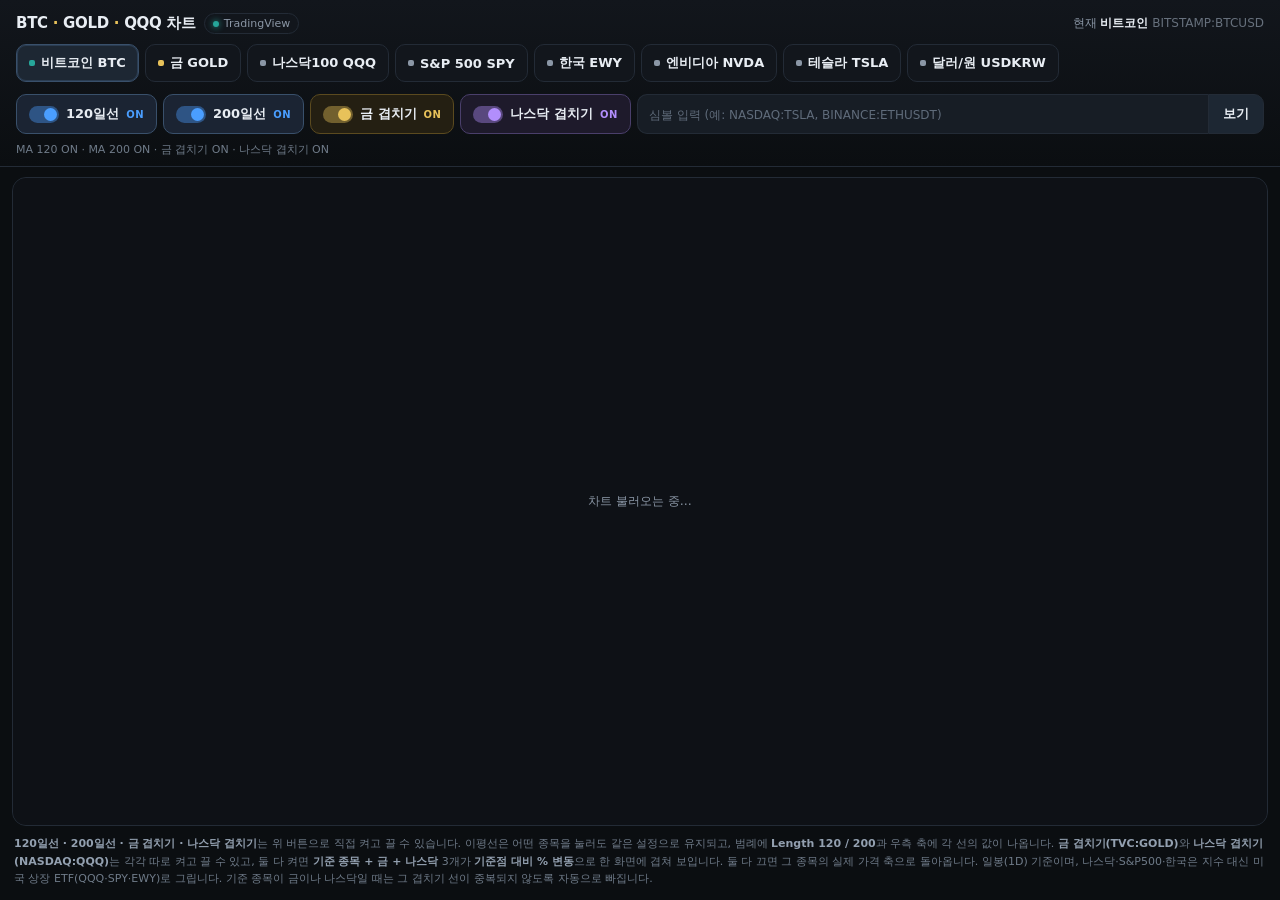
<file: chart/index.html>
<!DOCTYPE html>
<html lang="ko">
<head>
<meta charset="utf-8">
<meta name="viewport" content="width=device-width, initial-scale=1, viewport-fit=cover">
<meta name="theme-color" content="#0b0e11">
<title>BTC · GOLD · NASDAQ 차트 — 120일선 / 200일선</title>
<meta name="description" content="비트코인·금·나스닥·S&amp;P500·한국(EWY)·엔비디아·테슬라·달러원을 120일선·200일선과 금·나스닥 겹치기로 한 화면에서 보는 트레이딩뷰 차트">
<meta property="og:title" content="BTC · GOLD · NASDAQ 차트 — 120일선 / 200일선">
<meta property="og:description" content="비트코인·나스닥 등 종목을 120일선·200일선과 금·나스닥 겹치기로 한 화면에서">
<meta property="og:type" content="website">
<meta property="og:url" content="https://bibae371-ui.github.io/chart/">
<link rel="canonical" href="https://bibae371-ui.github.io/chart/">
<style>
  :root{
    --bg:#0b0e11;
    --panel:#12161c;
    --panel-2:#171d25;
    --line:#232b36;
    --text:#e8edf3;
    --muted:#8b97a6;
    --up:#26a69a;
    --ma:#4a9eff;
    --gold:#e8c25a;
  }
  *{box-sizing:border-box;-webkit-tap-highlight-color:transparent}
  html,body{height:100%}
  body{
    margin:0;background:var(--bg);color:var(--text);
    font-family:-apple-system,BlinkMacSystemFont,"Apple SD Gothic Neo","Malgun Gothic","Pretendard",system-ui,sans-serif;
    display:flex;flex-direction:column;min-height:100dvh;
    -webkit-text-size-adjust:100%;
  }
  header{
    padding:13px 16px 9px;border-bottom:1px solid var(--line);
    background:linear-gradient(180deg,#12161c 0%,#0b0e11 100%);
    position:sticky;top:0;z-index:10;
  }
  .top{display:flex;align-items:center;gap:8px;flex-wrap:wrap}
  .brand{font-size:15px;font-weight:800;letter-spacing:-.3px}
  .brand span{color:var(--gold)}
  .live{display:inline-flex;align-items:center;gap:5px;font-size:11px;color:var(--muted);
    border:1px solid var(--line);border-radius:999px;padding:3px 8px;background:var(--panel)}
  .dot{width:6px;height:6px;border-radius:50%;background:var(--up);box-shadow:0 0 6px var(--up)}
  .current{margin-left:auto;font-size:12px;color:var(--muted);white-space:nowrap}
  .current b{color:var(--text);font-weight:700}

  /* 종목 퀵바 */
  .quickbar{
    display:flex;gap:6px;overflow-x:auto;padding:10px 16px 2px;margin:0 -16px;
    scrollbar-width:none;-webkit-overflow-scrolling:touch;
  }
  .quickbar::-webkit-scrollbar{display:none}
  .chip{
    flex:0 0 auto;display:inline-flex;align-items:center;gap:6px;
    min-height:38px;padding:0 12px;border-radius:10px;border:1px solid var(--line);
    background:var(--panel);color:var(--text);font-size:13px;font-weight:600;
    cursor:pointer;white-space:nowrap;transition:background .15s,border-color .15s,transform .08s;
    font-family:inherit;touch-action:manipulation;
  }
  .chip:active{transform:scale(.97)}
  .chip .tick{width:6px;height:6px;border-radius:2px;background:var(--muted)}
  .chip[data-symbol="TVC:GOLD"] .tick{background:var(--gold)}
  .chip.active{background:#1d2733;border-color:#39506b;box-shadow:inset 0 0 0 1px #2b3d52}
  .chip.active .tick{background:var(--up)}

  /* 토글 버튼 (실제로 눌러서 켜고 끔) */
  .tools{display:flex;align-items:center;gap:6px;flex-wrap:wrap;margin-top:10px}
  .toggle{
    display:inline-flex;align-items:center;gap:7px;
    min-height:40px;padding:0 12px;border-radius:10px;
    border:1px solid var(--line);background:var(--panel);color:#9aa6b4;
    cursor:pointer;font-size:13px;font-weight:700;font-family:inherit;
    transition:background .15s,border-color .15s,color .15s,transform .08s;
    touch-action:manipulation;
  }
  .toggle:active{transform:scale(.97)}
  .toggle .sw{position:relative;width:30px;height:17px;border-radius:999px;background:#2b3644;transition:background .18s;flex:0 0 auto}
  .toggle .sw::after{content:"";position:absolute;top:2px;left:2px;width:13px;height:13px;border-radius:50%;background:#78838f;transition:transform .18s,background .18s}
  .toggle .st{font-size:10px;font-weight:800;letter-spacing:.5px;color:#66717d}
  .toggle[aria-pressed="true"]{color:var(--text);border-color:#39506b;background:#1b2433}
  .toggle[aria-pressed="true"] .sw{background:rgba(74,158,255,.4)}
  .toggle[aria-pressed="true"] .sw::after{transform:translateX(13px);background:var(--ma)}
  .toggle[aria-pressed="true"] .st{color:var(--ma)}
  .toggle.gold[aria-pressed="true"]{border-color:#5b4a1f;background:#241f12}
  .toggle.gold[aria-pressed="true"] .sw{background:rgba(232,194,90,.4)}
  .toggle.gold[aria-pressed="true"] .sw::after{background:var(--gold)}
  .toggle.gold[aria-pressed="true"] .st{color:var(--gold)}
  .toggle.qqq[aria-pressed="true"]{border-color:#4a3f6b;background:#1e1a2b}
  .toggle.qqq[aria-pressed="true"] .sw{background:rgba(178,142,252,.4)}
  .toggle.qqq[aria-pressed="true"] .sw::after{background:#b28efc}
  .toggle.qqq[aria-pressed="true"] .st{color:#b28efc}

  form.search{display:flex;align-items:center;flex:1 1 200px;min-width:170px}
  form.search input{
    flex:1;min-width:0;height:40px;padding:0 11px;border-radius:10px 0 0 10px;border:1px solid var(--line);border-right:0;
    background:var(--panel-2);color:var(--text);font-size:13px;font-family:inherit;outline:none;
  }
  form.search input::placeholder{color:#5f6b7a;font-size:12px}
  form.search input:focus{border-color:#39506b}
  form.search button{
    height:40px;padding:0 14px;border-radius:0 10px 10px 0;border:1px solid var(--line);
    background:#1d2733;color:var(--text);font-size:13px;font-weight:700;cursor:pointer;font-family:inherit;
    touch-action:manipulation;
  }
  .legend{display:flex;gap:12px;flex-wrap:wrap;margin-top:8px;font-size:11px;color:#6f7b89}
  .legend b{color:#93a0b0;font-weight:600}

  main{flex:1;min-height:0;display:flex;flex-direction:column;padding:10px 12px 12px}
  #chart{flex:1;min-height:420px;border:1px solid var(--line);border-radius:14px;overflow:hidden;background:var(--panel);position:relative}
  #chart iframe{display:block!important;width:100%!important;height:100%!important}
  .tradingview-widget-container{height:100%!important}
  .tradingview-widget-container__widget{height:100%!important}
  #loading{position:absolute;inset:0;display:none;align-items:center;justify-content:center;
    background:rgba(11,14,17,.55);font-size:12px;color:var(--muted);z-index:2}
  #loading.on{display:flex}
  .note{margin:9px 2px 0;font-size:11px;line-height:1.6;color:#6f7b89}
  .note b{color:#93a0b0;font-weight:600}

  @media (max-width:560px){
    header{padding:11px 12px 8px}
    .quickbar{margin:0 -12px;padding-left:12px;padding-right:12px}
    main{padding:8px 8px 10px}
    #chart{min-height:58dvh;border-radius:12px}
    .current{width:100%;margin-left:0;order:3;font-size:11px}
    .tools{gap:5px}
    .toggle{font-size:12px;padding:0 10px;gap:5px}
    .toggle .st{display:none}
    form.search{flex:1 1 100%;margin-top:2px}
    .legend{font-size:10px}
  }
</style>
</head>
<body>
<header>
  <div class="top">
    <div class="brand">BTC <span>·</span> GOLD <span>·</span> QQQ 차트</div>
    <div class="live"><span class="dot"></span>TradingView</div>
    <div class="current">현재 <b id="curName">비트코인</b> <span id="curSym" style="opacity:.7">BITSTAMP:BTCUSD</span></div>
  </div>

  <div class="quickbar" id="quickbar">
    <button class="chip active" data-symbol="BITSTAMP:BTCUSD" data-name="비트코인"><span class="tick"></span>비트코인 BTC</button>
    <button class="chip" data-symbol="TVC:GOLD" data-name="금"><span class="tick"></span>금 GOLD</button>
    <button class="chip" data-symbol="NASDAQ:QQQ" data-name="나스닥100"><span class="tick"></span>나스닥100 QQQ</button>
    <button class="chip" data-symbol="AMEX:SPY" data-name="S&amp;P 500"><span class="tick"></span>S&amp;P 500 SPY</button>
    <button class="chip" data-symbol="AMEX:EWY" data-name="한국 EWY"><span class="tick"></span>한국 EWY</button>
    <button class="chip" data-symbol="NASDAQ:NVDA" data-name="엔비디아"><span class="tick"></span>엔비디아 NVDA</button>
    <button class="chip" data-symbol="NASDAQ:TSLA" data-name="테슬라"><span class="tick"></span>테슬라 TSLA</button>
    <button class="chip" data-symbol="FX_IDC:USDKRW" data-name="달러/원"><span class="tick"></span>달러/원 USDKRW</button>
  </div>

  <div class="tools">
    <button class="toggle ma120" id="t120" aria-pressed="true"><span class="sw"></span><span>120일선</span><span class="st">ON</span></button>
    <button class="toggle ma200" id="t200" aria-pressed="true"><span class="sw"></span><span>200일선</span><span class="st">ON</span></button>
    <button class="toggle gold" id="tGold" aria-pressed="true"><span class="sw"></span><span>금 겹치기</span><span class="st">ON</span></button>
    <button class="toggle qqq" id="tQqq" aria-pressed="true"><span class="sw"></span><span>나스닥 겹치기</span><span class="st">ON</span></button>
    <form class="search" id="searchForm" autocomplete="off">
      <input id="symbolInput" type="text" placeholder="심볼 입력 (예: NASDAQ:TSLA, BINANCE:ETHUSDT)" aria-label="심볼 입력" enterkeyhint="go">
      <button type="submit">보기</button>
    </form>
  </div>

  <div class="legend">
    <span id="legend">불러오는 중…</span>
  </div>
</header>

<main>
  <div id="chart"><div id="loading">차트 불러오는 중…</div></div>
  <p class="note">
    <b>120일선 · 200일선 · 금 겹치기 · 나스닥 겹치기</b>는 위 버튼으로 직접 켜고 끌 수 있습니다. 이평선은 어떤 종목을 눌러도 같은 설정으로 유지되고, 범례에 <b>Length 120 / 200</b>과 우측 축에 각 선의 값이 나옵니다.
    <b>금 겹치기(TVC:GOLD)</b>와 <b>나스닥 겹치기(NASDAQ:QQQ)</b>는 각각 따로 켜고 끌 수 있고, 둘 다 켜면 <b>기준 종목 + 금 + 나스닥</b> 3개가 <b>기준점 대비 % 변동</b>으로 한 화면에 겹쳐 보입니다. 둘 다 끄면 그 종목의 실제 가격 축으로 돌아옵니다.
    일봉(1D) 기준이며, 나스닥·S&amp;P500·한국은 지수 대신 미국 상장 ETF(QQQ·SPY·EWY)로 그립니다. 기준 종목이 금이나 나스닥일 때는 그 겹치기 선이 중복되지 않도록 자동으로 빠집니다.
  </p>
</main>

<script type="text/javascript">
(function(){
  var GOLD = "TVC:GOLD";
  var QQQ  = "NASDAQ:QQQ";
  var state = { symbol: "BITSTAMP:BTCUSD", name: "비트코인", ma120: true, ma200: true, gold: true, qqq: true };

  var chartEl = document.getElementById("chart");
  var loading = document.getElementById("loading");
  var curName = document.getElementById("curName");
  var curSym  = document.getElementById("curSym");
  var legend  = document.getElementById("legend");
  var bar     = document.getElementById("quickbar");
  var form    = document.getElementById("searchForm");
  var input   = document.getElementById("symbolInput");
  var t120 = document.getElementById("t120");
  var t200 = document.getElementById("t200");
  var tGold = document.getElementById("tGold");
  var tQqq  = document.getElementById("tQqq");

  var ALIASES = {
    "BTCUSD":"BITSTAMP:BTCUSD", "BTC":"BITSTAMP:BTCUSD", "비트코인":"BITSTAMP:BTCUSD",
    "GOLD":"TVC:GOLD", "XAUUSD":"TVC:GOLD", "금":"TVC:GOLD",
    "QQQ":"NASDAQ:QQQ", "NDX":"NASDAQ:QQQ", "나스닥":"NASDAQ:QQQ", "나스닥100":"NASDAQ:QQQ",
    "SPY":"AMEX:SPY", "SPX":"AMEX:SPY", "SP500":"AMEX:SPY",
    "EWY":"AMEX:EWY", "코스피":"AMEX:EWY", "한국":"AMEX:EWY",
    "NVDA":"NASDAQ:NVDA", "엔비디아":"NASDAQ:NVDA",
    "TSLA":"NASDAQ:TSLA", "테슬라":"NASDAQ:TSLA",
    "USDKRW":"FX_IDC:USDKRW", "달러":"FX_IDC:USDKRW",
    "ETH":"BINANCE:ETHUSDT", "이더리움":"BINANCE:ETHUSDT"
  };

  function buildStudies(){
    var s = [];
    if (state.ma120) s.push({ id: "MASimple@tv-basicstudies", inputs: { length: 120 } });
    if (state.ma200) s.push({ id: "MASimple@tv-basicstudies", inputs: { length: 200 } });
    return s;
  }

  function render(){
    var wrap = document.createElement("div");
    wrap.className = "tradingview-widget-container";
    wrap.style.height = "100%";
    wrap.style.width = "100%";
    var inner = document.createElement("div");
    inner.className = "tradingview-widget-container__widget";
    inner.style.height = "100%";
    inner.style.width = "100%";
    wrap.appendChild(inner);

    var cfg = {
      autosize: true,
      symbol: state.symbol,
      interval: "D",
      timezone: "Asia/Seoul",
      theme: "dark",
      style: "1",
      locale: "ko",
      backgroundColor: "rgba(18,22,28,1)",
      gridColor: "rgba(35,43,54,0.6)",
      hide_top_toolbar: false,
      hide_side_toolbar: false,
      hide_legend: false,
      hide_volume: false,
      allow_symbol_change: true,
      save_image: true,
      withdateranges: true,
      details: false,
      hotlist: false,
      calendar: false,
      watchlist: [],
      support_host: "https://www.tradingview.com"
    };
    var studies = buildStudies();
    if (studies.length) cfg.studies = studies;

    // 겹치기 비교 종목을 상태에 따라 동적으로 구성 (금 + 나스닥 동시 가능)
    var compares = [];
    if (state.gold && state.symbol !== GOLD) compares.push({ symbol: GOLD, position: "SameScale" });
    if (state.qqq  && state.symbol !== QQQ)  compares.push({ symbol: QQQ,  position: "SameScale" });
    if (compares.length) cfg.compareSymbols = compares;

    var sc = document.createElement("script");
    sc.type = "text/javascript";
    sc.src = "https://s3.tradingview.com/external-embedding/embed-widget-advanced-chart.js";
    sc.async = true;
    sc.innerHTML = JSON.stringify(cfg);
    wrap.appendChild(sc);

    loading.classList.add("on");
    var old = chartEl.querySelector(".tradingview-widget-container");
    if (old && old.parentNode) old.parentNode.removeChild(old);
    chartEl.appendChild(wrap);
    window.setTimeout(function(){ loading.classList.remove("on"); }, 1500);

    curName.textContent = state.name;
    curSym.textContent = state.symbol;
    Array.prototype.forEach.call(bar.querySelectorAll(".chip"), function(c){
      c.classList.toggle("active", c.getAttribute("data-symbol") === state.symbol);
    });

    var parts = [];
    if (state.ma120) parts.push("MA 120 ON");
    if (state.ma200) parts.push("MA 200 ON");
    if (state.gold && state.symbol !== GOLD) parts.push("금 겹치기 ON");
    if (state.qqq  && state.symbol !== QQQ)  parts.push("나스닥 겹치기 ON");
    legend.textContent = parts.length ? parts.join(" · ") : "이평선·겹치기 모두 OFF (차트만 보기)";
  }

  function syncToggles(){
    t120.setAttribute("aria-pressed", state.ma120 ? "true" : "false");
    t200.setAttribute("aria-pressed", state.ma200 ? "true" : "false");
    tGold.setAttribute("aria-pressed", state.gold ? "true" : "false");
    tQqq.setAttribute("aria-pressed", state.qqq ? "true" : "false");
    t120.querySelector(".st").textContent = state.ma120 ? "ON" : "OFF";
    t200.querySelector(".st").textContent = state.ma200 ? "ON" : "OFF";
    tGold.querySelector(".st").textContent = state.gold ? "ON" : "OFF";
    tQqq.querySelector(".st").textContent = state.qqq ? "ON" : "OFF";
  }

  function pick(symbol, name){
    state.symbol = symbol;
    state.name = name || symbol;
    render();
  }

  bar.addEventListener("click", function(ev){
    var chip = ev.target.closest ? ev.target.closest(".chip") : null;
    if (!chip) return;
    pick(chip.getAttribute("data-symbol"), chip.getAttribute("data-name"));
  });

  t120.addEventListener("click", function(){ state.ma120 = !state.ma120; syncToggles(); render(); });
  t200.addEventListener("click", function(){ state.ma200 = !state.ma200; syncToggles(); render(); });
  tGold.addEventListener("click", function(){ state.gold = !state.gold; syncToggles(); render(); });
  tQqq.addEventListener("click", function(){ state.qqq = !state.qqq; syncToggles(); render(); });

  form.addEventListener("submit", function(ev){
    ev.preventDefault();
    var v = input.value.trim();
    if (!v) return;
    var up = v.toUpperCase();
    if (up.indexOf(":") === -1 && ALIASES[up]) up = ALIASES[up];
    else if (ALIASES[v]) up = ALIASES[v];
    input.value = "";
    input.blur();
    pick(up, up);
  });

  syncToggles();
  render();
})();
</script>
</body>
</html>
</file>
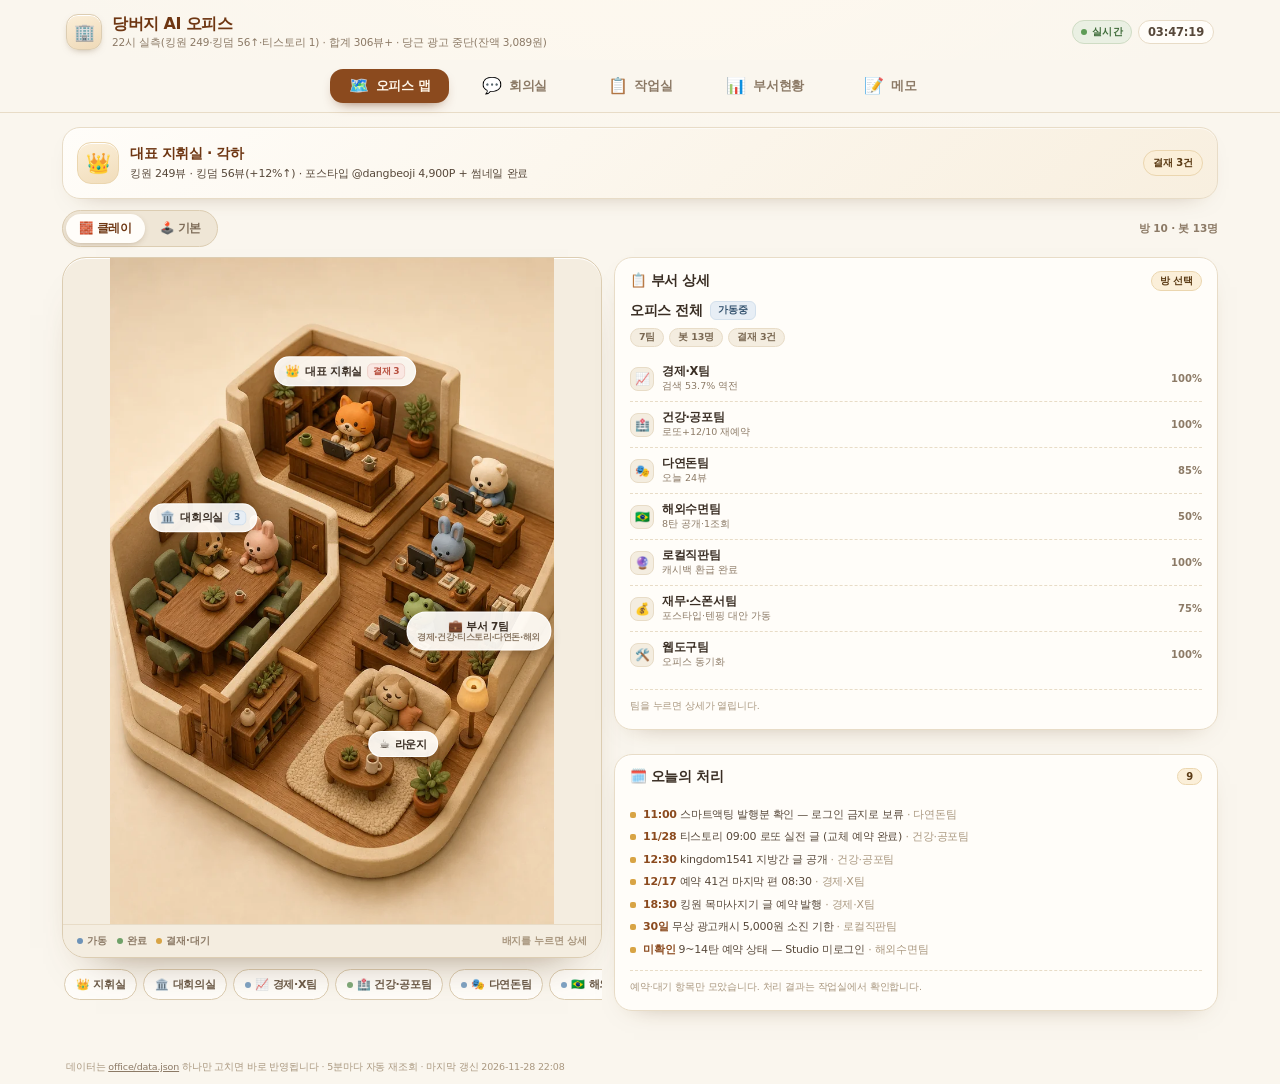
<file: office/index.html>
<!doctype html>
<html lang="ko">
<head>
<meta charset="utf-8">
<meta name="viewport" content="width=device-width, initial-scale=1, viewport-fit=cover">
<meta name="theme-color" content="#FAF6EE">
<title>당버지 AI 오피스 — 실시간 현황판</title>
<meta name="description" content="오피스 맵(클레이 3D)·회의실·작업실·부서현황·메모로 나눈 AI 오피스 현황판. 부서 팀장 보고와 대표 결재함을 한 화면에서.">
<meta property="og:title" content="당버지 AI 오피스 — 실시간 현황판">
<meta property="og:description" content="클레이 3D 오피스 맵, 팀장 보고가 오가는 회의실, 결재함과 부서 큐를 한눈에.">
<meta property="og:image" content="https://bibae371-ui.github.io/office/clay_office.png">
<meta property="og:type" content="website">
<meta property="og:url" content="https://bibae371-ui.github.io/office/">
<link rel="canonical" href="https://bibae371-ui.github.io/office/">
<link rel="icon" href="data:image/svg+xml,%3Csvg xmlns='http://www.w3.org/2000/svg' viewBox='0 0 16 16'%3E%3Crect width='16' height='16' rx='4' fill='%23FAF6EE'/%3E%3Crect x='3' y='7' width='10' height='6' rx='1' fill='%238B4A1E'/%3E%3Crect x='2' y='5' width='12' height='2' rx='1' fill='%23C98A3C'/%3E%3C/svg%3E">
<style>
  :root{
    --cream:#FAF6EE;
    --cream2:#F4EDE0;
    --cream3:#EFE6D6;
    --card:#FFFDF9;
    --card2:#FBF6EC;
    --line:#E8DCC7;
    --line2:#DCCDB2;
    --wood:#8B4A1E;
    --wood-l:#B4713E;
    --wood-d:#6E3612;
    --ink:#3A2E24;
    --ink2:#57483A;
    --muted:#8C7A66;
    --muted2:#A9977F;
    --green:#4F7A4A;
    --greenbg:#EAF0E3;
    --gold:#A9752F;
    --goldbg:#FBEFD9;
    --red:#B8503F;
    --redbg:#FAE7E2;
    --blue:#4A6B8A;
    --bluebg:#E7EEF5;
    --r:18px;
    --shadow:0 10px 26px -20px rgba(93,60,24,.55), 0 1px 0 rgba(255,255,255,.6) inset;
  }
  *{box-sizing:border-box;-webkit-tap-highlight-color:transparent}
  html,body{margin:0;padding:0}
  body{
    background:
      radial-gradient(900px 420px at 50% -8%, #FFF9EF 0%, rgba(250,246,238,0) 70%),
      var(--cream);
    color:var(--ink);
    font-family:-apple-system,BlinkMacSystemFont,"Apple SD Gothic Neo","Malgun Gothic","Pretendard",system-ui,sans-serif;
    -webkit-text-size-adjust:100%;
    min-height:100dvh;
    letter-spacing:-.15px;
  }
  a{color:var(--wood)}
  button{font-family:inherit}
  .hidden{display:none !important}

  /* ---------------- header ---------------- */
  .topbar{
    max-width:1180px;margin:0 auto;
    display:flex;align-items:center;gap:10px;
    padding:14px 16px 10px;
  }
  .brand{display:flex;align-items:center;gap:10px;min-width:0}
  .brand-mark{
    flex:0 0 auto;width:36px;height:36px;border-radius:12px;display:grid;place-items:center;font-size:17px;
    background:linear-gradient(160deg,#FBEFD9,#EFD9B7);border:1px solid var(--line2);
    box-shadow:0 3px 8px -5px rgba(93,60,24,.6), inset 0 1px 0 #fff;
  }
  .brand-txt{min-width:0}
  .brand b{display:block;font-size:16px;font-weight:900;letter-spacing:-.5px;line-height:1.2;color:var(--wood-d)}
  .brand small{display:block;font-size:10.5px;color:var(--muted);margin-top:2px;white-space:nowrap;overflow:hidden;text-overflow:ellipsis;max-width:60vw}
  .top-right{margin-left:auto;display:flex;align-items:center;gap:6px;flex:0 0 auto}
  .live{
    display:inline-flex;align-items:center;gap:5px;font-size:10px;font-weight:800;letter-spacing:.04em;
    color:#3E6B39;background:var(--greenbg);border:1px solid #CFDCC4;border-radius:999px;padding:4px 8px;
  }
  .live i{width:6px;height:6px;border-radius:50%;background:#5E9C56;box-shadow:0 0 0 0 rgba(94,156,86,.5);animation:pulse 1.8s infinite}
  @keyframes pulse{0%{box-shadow:0 0 0 0 rgba(94,156,86,.45)}70%{box-shadow:0 0 0 6px rgba(94,156,86,0)}100%{box-shadow:0 0 0 0 rgba(94,156,86,0)}}
  .clock{
    font-variant-numeric:tabular-nums;font-size:11.5px;font-weight:800;color:var(--ink2);
    background:var(--card);border:1px solid var(--line);border-radius:999px;padding:4px 9px;
  }

  /* ---------------- tabs ---------------- */
  .tabs{
    position:sticky;top:0;z-index:40;
    background:rgba(250,246,238,.93);
    backdrop-filter:blur(12px);-webkit-backdrop-filter:blur(12px);
    border-bottom:1px solid var(--line);
  }
  .tabs-inner{
    max-width:1180px;margin:0 auto;display:flex;gap:5px;
    padding:8px 10px;
  }
  .tab{
    flex:1 1 0;min-width:0;border:0;background:transparent;cursor:pointer;
    display:flex;flex-direction:column;align-items:center;justify-content:center;gap:3px;
    padding:8px 2px 7px;border-radius:13px;
    color:var(--muted);font-size:10.5px;font-weight:800;letter-spacing:-.3px;line-height:1;
    transition:background .15s,color .15s,box-shadow .15s;
  }
  .tab b{font-size:15px;line-height:1;font-weight:400;filter:saturate(.9)}
  .tab.on{background:var(--wood);color:#FFF7EA;box-shadow:0 6px 14px -8px rgba(110,54,18,.9)}
  .tab.on b{filter:none}
  @media(min-width:760px){
    .tabs-inner{max-width:640px;gap:6px;padding:9px 10px}
    .tab{flex-direction:row;gap:7px;font-size:12.5px;padding:9px 4px}
    .tab b{font-size:16px}
  }

  /* ---------------- layout ---------------- */
  .wrap{max-width:1180px;margin:0 auto;padding:14px 12px 40px}
  .pane{display:none;animation:fade .22s ease-out}
  .pane.on{display:block}
  @keyframes fade{from{opacity:0;transform:translateY(4px)}to{opacity:1;transform:none}}

  /* ---------------- cards ---------------- */
  .card{
    background:var(--card);border:1px solid var(--line);border-radius:var(--r);
    box-shadow:var(--shadow);overflow:hidden;
  }
  .card + .card{margin-top:12px}
  .card-hd{display:flex;align-items:center;gap:8px;padding:13px 15px 10px}
  .card-hd h2{margin:0;font-size:13.5px;font-weight:900;letter-spacing:-.4px;color:var(--ink)}
  .card-hd .cnt{
    margin-left:auto;font-size:10px;font-weight:900;color:#5A3A14;background:var(--goldbg);
    border:1px solid #EBD6AF;border-radius:999px;padding:2px 8px;font-variant-numeric:tabular-nums;
  }
  .card-bd{padding:0 15px 15px}
  .card-bd.tight{padding:0 0 4px}

  /* ---------------- hero ---------------- */
  .hero{
    display:flex;align-items:center;gap:11px;
    padding:14px;margin-bottom:11px;
    background:linear-gradient(140deg,#FFFDF9 0%,#F8EFDF 100%);
    border:1px solid var(--line);border-radius:var(--r);box-shadow:var(--shadow);
  }
  .hero-ic{
    flex:0 0 auto;width:42px;height:42px;border-radius:14px;display:grid;place-items:center;font-size:20px;
    background:linear-gradient(160deg,#FBEFD9,#F1DDBB);border:1px solid #EBD6AF;box-shadow:inset 0 1px 0 #fff;
  }
  .hero-tx{min-width:0;flex:1 1 auto}
  .hero-tx b{display:block;font-size:14px;font-weight:900;letter-spacing:-.4px;color:var(--wood-d)}
  .hero-tx p{margin:3px 0 0;font-size:11px;line-height:1.45;color:var(--ink2);letter-spacing:-.2px}
  .hero .badge{
    flex:0 0 auto;font-size:10px;font-weight:900;color:#5A3A14;background:var(--goldbg);
    border:1px solid #EBD6AF;border-radius:999px;padding:5px 9px;white-space:nowrap;
  }

  /* ---------------- map ---------------- */
  .mapbar{display:flex;align-items:center;gap:8px;margin-bottom:10px;flex-wrap:wrap}
  .seg{
    display:inline-flex;padding:3px;gap:2px;background:var(--cream3);
    border:1px solid var(--line2);border-radius:999px;
  }
  .seg button{
    border:0;background:transparent;cursor:pointer;
    display:inline-flex;align-items:center;gap:5px;
    font-size:11.5px;font-weight:800;letter-spacing:-.2px;color:#7E6C58;
    padding:7px 13px;border-radius:999px;transition:background .15s,color .15s,box-shadow .15s;
  }
  .seg button.on{background:var(--card);color:var(--wood-d);box-shadow:0 2px 7px -3px rgba(93,60,24,.45)}
  .mapstat{margin-left:auto;font-size:10.5px;font-weight:700;color:var(--muted);font-variant-numeric:tabular-nums}

  .maplayout{display:grid;gap:12px;grid-template-columns:minmax(0,1fr)}
  @media(min-width:940px){
    .maplayout{grid-template-columns:minmax(0,540px) minmax(0,1fr);align-items:start;justify-content:center}
    .mapside{position:sticky;top:74px;display:flex;flex-direction:column;gap:12px}
  }

  .stage{
    position:relative;border-radius:24px;overflow:hidden;min-width:0;
    border:1px solid var(--line2);background:var(--cream2);
    box-shadow:0 24px 44px -34px rgba(93,60,24,.75), 0 1px 0 #fff inset;
  }
  .claywrap{position:relative;margin:0 auto;width:fit-content;max-width:100%;line-height:0}
  .claywrap picture{display:block}
  .claywrap img{display:block;width:auto;height:auto;max-width:100%;max-height:min(74vh,720px)}
  @media(max-width:939px){ .claywrap{width:100%} .claywrap img{width:100%} }

  .hot{
    position:absolute;transform:translate(-50%,-50%);
    display:inline-flex;align-items:center;gap:5px;
    padding:6px 10px;border-radius:999px;border:1px solid rgba(255,255,255,.9);
    background:rgba(255,253,249,.93);color:var(--ink);
    font-size:10.5px;font-weight:900;letter-spacing:-.3px;line-height:1.15;white-space:nowrap;
    box-shadow:0 5px 14px -6px rgba(80,48,18,.7);
    cursor:pointer;transition:transform .12s,background .15s,color .15s;
  }
  .hot .hi{font-size:12px;line-height:1;font-weight:400}
  .hot .hs{
    font-size:9px;font-weight:900;padding:1.5px 5px;border-radius:5px;
    background:var(--redbg);color:var(--red);border:1px solid #EFD2CA;
  }
  .hot .hs.run{background:var(--bluebg);color:var(--blue);border-color:#D3E0EC}
  .hot:active{transform:translate(-50%,-50%) scale(.96)}
  .hot.on{background:var(--wood);color:#FFF7EA;border-color:#6E3612}
  .hot.on .hs{background:rgba(255,255,255,.18);color:#FFF1DC;border-color:rgba(255,255,255,.28)}
  .hot-dept{flex-direction:column;align-items:center;gap:1px;padding:7px 10px}
  .hot-dept em{font-style:normal;font-size:8.5px;font-weight:700;color:var(--muted);letter-spacing:-.4px}
  .hot.on em{color:#F6DFC2}

  .canvas-holder{position:relative;margin:0 auto;background:#070a14}
  canvas#office{display:block;margin:0 auto;image-rendering:pixelated;image-rendering:crisp-edges}
  .overlay{position:absolute;inset:0;pointer-events:none}
  .room-static{position:absolute;pointer-events:none}
  .room-hit{
    position:absolute;pointer-events:auto;border:0;padding:0;background:transparent;cursor:pointer;
    border-radius:8px;transition:box-shadow .18s, background .18s;
  }
  .room-hit:hover{background:rgba(60,224,255,.06);box-shadow:inset 0 0 0 1px rgba(60,224,255,.4)}
  .room-tag{
    position:absolute;left:3px;bottom:3px;display:inline-flex;align-items:center;gap:3px;
    font-size:var(--fs-tag,9px);font-weight:800;letter-spacing:-.2px;line-height:1;
    padding:3px 5px;border-radius:5px;white-space:nowrap;
    color:#f4e8d6;background:rgba(28,20,12,.82);border:1px solid rgba(220,190,150,.35);
    text-shadow:0 1px 0 #000;
  }
  .room-bubble{
    position:absolute;right:2px;top:2px;max-width:80%;
    display:inline-block;font-size:var(--fs-bub,8.5px);font-weight:800;line-height:1.15;letter-spacing:-.25px;
    padding:2px 5px 3px;border-radius:4px;white-space:nowrap;overflow:hidden;text-overflow:ellipsis;
    color:#08120e;background:#9bf3d0;border:1px solid #d6fff0;
    box-shadow:0 2px 0 rgba(0,0,0,.45);
  }
  .room-bubble.wait{background:#ffd166;border-color:#fff0c2;color:#241a00}
  .room-bubble.run{background:#8fd0ff;border-color:#d6efff;color:#04121f}
  .room-hit.sel .room-tag{border-color:#ffcf8a;color:#fff;background:rgba(90,52,18,.95)}
  .room-hit.sel{box-shadow:inset 0 0 0 2px rgba(255,190,120,.85), 0 0 22px -4px rgba(255,170,90,.6);background:rgba(255,190,120,.08)}
  .room-badge{
    position:absolute;right:2px;top:2px;
    font-size:var(--fs-bub,8.5px);font-weight:900;letter-spacing:-.2px;line-height:1;
    padding:3px 6px;border-radius:4px;white-space:nowrap;
    color:#2a1c00;background:#ffd166;border:1px solid #fff0c2;box-shadow:0 2px 0 rgba(0,0,0,.5);
  }
  .stage-foot{
    display:flex;align-items:center;gap:10px;flex-wrap:wrap;
    padding:9px 14px;border-top:1px solid var(--line);background:var(--cream2);
    font-size:10px;color:var(--muted);font-weight:700;
  }
  .stage-foot .dot{width:6px;height:6px;border-radius:50%;display:inline-block;margin-right:4px;vertical-align:middle}
  .dot.g{background:#6FA168} .dot.y{background:#D8A445} .dot.b{background:#6D93B8}
  .stage-foot .sp{margin-left:auto;font-weight:600;color:var(--muted2)}

  .roomchips{display:flex;gap:6px;overflow-x:auto;padding:11px 2px 3px;scrollbar-width:none;-ms-overflow-style:none}
  .roomchips::-webkit-scrollbar{display:none}
  .chip{
    flex:0 0 auto;border:1px solid var(--line2);background:var(--card);cursor:pointer;
    font-size:11px;font-weight:800;letter-spacing:-.3px;color:#6B5A48;
    padding:7px 11px;border-radius:999px;display:inline-flex;align-items:center;gap:4px;
    transition:background .15s,border-color .15s,color .15s;
  }
  .chip:active{transform:scale(.98)}
  .chip.on{background:#F5E6CC;border-color:#DBB985;color:var(--wood-d)}
  .chip i{width:6px;height:6px;border-radius:50%;display:inline-block}
  .chip i.run{background:#7FA3C4} .chip i.ok{background:#7FA97A} .chip i.wait{background:#D8A445}

  /* ---------------- detail ---------------- */
  .dt-hd{display:flex;align-items:center;gap:8px;flex-wrap:wrap}
  .dt-hd .nm{font-size:14px;font-weight:900;letter-spacing:-.4px;color:var(--ink)}
  .st{font-size:9.5px;font-weight:900;border-radius:6px;padding:2px 7px;letter-spacing:-.1px;white-space:nowrap}
  .st.ok{color:#33552E;background:var(--greenbg);border:1px solid #CFDCC4}
  .st.wait{color:#7A5316;background:var(--goldbg);border:1px solid #EBD6AF}
  .st.run{color:#33526E;background:var(--bluebg);border:1px solid #D3E0EC}
  .dt-time{margin-left:auto;font-size:9.5px;color:var(--muted2);font-variant-numeric:tabular-nums}
  .chips{display:flex;gap:5px;flex-wrap:wrap;margin-top:8px}
  .chips span{
    font-size:9.5px;font-weight:700;color:#7A6852;background:var(--cream2);
    border:1px solid var(--line);border-radius:999px;padding:2px 8px;
  }
  .bar{height:7px;border-radius:999px;background:var(--cream3);overflow:hidden;margin-top:11px;border:1px solid var(--line)}
  .bar i{display:block;height:100%;border-radius:999px;background:linear-gradient(90deg,#B4713E,#D9A05B)}
  .bar.wait i{background:linear-gradient(90deg,#D8A445,#E8C48A)}
  .bar.ok i{background:linear-gradient(90deg,#7FA97A,#A7C79F)}
  .pct{display:flex;justify-content:space-between;font-size:9.5px;color:var(--muted2);margin-top:5px;font-variant-numeric:tabular-nums}
  .tasks{list-style:none;margin:11px 0 0;padding:0;display:flex;flex-direction:column;gap:6px}
  .tasks li{display:flex;gap:7px;font-size:11px;line-height:1.5;color:var(--ink2);letter-spacing:-.25px}
  .tasks li i{flex:0 0 auto;width:6px;height:6px;border-radius:2px;margin-top:5px}
  .tasks li.done i{background:#7FA97A}
  .tasks li.run i{background:#7FA3C4}
  .tasks li.wait i{background:#D8A445}
  .tasks li button{
    margin-left:auto;border:0;background:none;color:var(--wood-l);font-size:10px;font-weight:800;cursor:pointer;padding:0;
  }
  .links{display:flex;gap:6px;flex-wrap:wrap;margin-top:11px}
  .links a{
    font-size:10.5px;font-weight:800;text-decoration:none;letter-spacing:-.2px;
    color:#FFF7EA;background:var(--wood);border-radius:8px;padding:6px 10px;
    box-shadow:0 2px 0 var(--wood-d);
  }
  .note{
    font-size:9.5px;color:var(--muted2);line-height:1.55;margin:12px 0 0;
    padding-top:9px;border-top:1px dashed var(--line);
  }
  .dept-row{
    display:flex;align-items:center;gap:8px;width:100%;text-align:left;
    border:0;background:transparent;cursor:pointer;padding:8px 0;
    border-bottom:1px dashed var(--line);font-family:inherit;
  }
  .dept-row:last-child{border-bottom:0}
  .dept-row .ic{width:24px;height:24px;border-radius:8px;display:grid;place-items:center;background:var(--cream2);border:1px solid var(--line);font-size:12px;flex:0 0 auto}
  .dept-row .nm{display:block;font-size:11.5px;font-weight:800;color:var(--ink);letter-spacing:-.3px}
  .dept-row .bb{display:block;font-size:9.5px;color:var(--muted);margin-top:1px}
  .dept-row .pc{margin-left:auto;font-size:10px;font-weight:900;color:var(--muted);font-variant-numeric:tabular-nums}

  /* ---------------- meeting ---------------- */
  #pane-meet > .card{max-width:780px;margin:0 auto 12px}
  .meet-top{padding-bottom:12px}
  .roomtabs{display:flex;gap:6px;overflow-x:auto;padding:0 15px 2px;scrollbar-width:none}
  .roomtabs::-webkit-scrollbar{display:none}
  .roomtabs .chip{background:var(--cream2)}
  .feed{display:flex;flex-direction:column;gap:13px;padding:4px 0 8px;max-width:780px;margin:0 auto}
  .msg{display:grid;grid-template-columns:34px minmax(0,1fr);gap:9px}
  .av{
    width:34px;height:34px;border-radius:12px;display:grid;place-items:center;font-size:16px;
    background:linear-gradient(160deg,#FFFDF9,#F2E7D5);border:1px solid var(--line2);
    box-shadow:0 2px 6px -4px rgba(93,60,24,.6);
  }
  .mhead{display:flex;align-items:center;gap:6px;font-size:11px;margin-bottom:4px;flex-wrap:wrap}
  .mhead b{font-size:11.5px;font-weight:900;color:var(--ink);letter-spacing:-.3px}
  .mhead .role{font-size:9px;font-weight:800;color:#7A6852;background:var(--cream2);border:1px solid var(--line);border-radius:5px;padding:1px 5px}
  .mhead time{margin-left:auto;font-size:9.5px;color:var(--muted2);font-variant-numeric:tabular-nums}
  .bubble{
    background:var(--card);border:1px solid var(--line);border-radius:3px 15px 15px 15px;
    padding:10px 12px;font-size:12px;line-height:1.6;color:var(--ink2);letter-spacing:-.2px;
    box-shadow:0 4px 12px -12px rgba(93,60,24,.6);
  }
  .bubble .mention{
    color:var(--wood);font-weight:900;background:var(--goldbg);border-radius:5px;padding:0 4px;
    border:1px solid #EEDCBB;white-space:nowrap;
  }
  .msg.sec .bubble{background:linear-gradient(150deg,#FFFBF2,#F7EBD6);border-color:#E8D4B0}
  .msg.sec .av{background:linear-gradient(160deg,#FBEFD9,#EFD9B7)}
  .empty{
    padding:26px 14px;text-align:center;font-size:11.5px;color:var(--muted);
    border:1px dashed var(--line2);border-radius:14px;background:var(--card2);line-height:1.6;
  }
  .mentionbar{
    position:sticky;bottom:0;z-index:20;margin:6px auto 0;max-width:780px;
    padding:10px 0 calc(10px + env(safe-area-inset-bottom));
    background:linear-gradient(180deg,rgba(250,246,238,0),rgba(250,246,238,.96) 40%);
  }
  .mentionbar .mchips{display:flex;gap:6px;overflow-x:auto;padding:0 1px;scrollbar-width:none}
  .mentionbar .mchips::-webkit-scrollbar{display:none}
  .mchip{
    flex:0 0 auto;border:1px solid var(--line2);background:var(--card);cursor:pointer;
    font-size:11px;font-weight:900;color:#7A5316;padding:7px 12px;border-radius:999px;
    letter-spacing:-.2px;transition:background .15s,color .15s,border-color .15s;
  }
  .mchip.on{background:var(--wood);border-color:var(--wood-d);color:#FFF7EA}
  .mchip small{font-size:9.5px;font-weight:800;opacity:.6;margin-left:3px}

  /* ---------------- work ---------------- */
  .segsm{display:inline-flex;padding:3px;gap:2px;background:var(--cream3);border:1px solid var(--line2);border-radius:999px;margin:0 15px 12px}
  .segsm button{
    border:0;background:transparent;cursor:pointer;font-size:11px;font-weight:900;color:#7E6C58;
    padding:6px 12px;border-radius:999px;display:inline-flex;align-items:center;gap:5px;
  }
  .segsm button.on{background:var(--card);color:var(--wood-d);box-shadow:0 2px 7px -3px rgba(93,60,24,.45)}
  .segsm .n{font-size:9.5px;font-weight:900;background:var(--goldbg);color:#7A5316;border-radius:5px;padding:1px 5px}
  .segsm button.on .n{background:#F1E0C4}

  .ap{
    display:grid;grid-template-columns:32px minmax(0,1fr);gap:10px;
    padding:12px;border-radius:14px;background:var(--card2);border:1px solid var(--line);
    border-left:3px solid var(--line2);
  }
  .ap + .ap{margin-top:8px}
  .ap.urgent{border-left-color:var(--red);background:linear-gradient(90deg,#FCF1EE,var(--card2) 55%)}
  .ap .ico{width:32px;height:32px;border-radius:10px;display:grid;place-items:center;font-size:15px;background:var(--card);border:1px solid var(--line)}
  .ap h3{margin:0;font-size:12.5px;font-weight:900;letter-spacing:-.3px;line-height:1.3;color:var(--ink);display:flex;align-items:center;gap:6px;flex-wrap:wrap}
  .ap .dday{font-size:9px;font-weight:900;color:#7A2418;background:var(--redbg);border:1px solid #EFD2CA;border-radius:5px;padding:1px 5px}
  .ap .sub{margin:3px 0 0;font-size:10.5px;color:var(--muted);letter-spacing:-.2px}
  .ap .opts{display:flex;gap:5px;flex-wrap:wrap;margin-top:7px}
  .ap .opts span{font-size:9.5px;font-weight:800;color:#4E6E8E;background:var(--bluebg);border:1px solid #D3E0EC;border-radius:6px;padding:2px 7px}
  .ap .opts span.q{color:var(--muted);background:transparent;border:1px dashed var(--line2)}

  .team{border-radius:14px;background:var(--card2);border:1px solid var(--line);padding:11px 12px}
  .team + .team{margin-top:8px}
  .team h3{margin:0 0 6px;font-size:11.5px;font-weight:900;letter-spacing:-.3px;color:var(--ink);display:flex;align-items:center;gap:6px}
  .team h3 .ok{margin-left:auto;font-size:9px;font-weight:900;color:#33552E;background:var(--greenbg);border:1px solid #CFDCC4;border-radius:5px;padding:1px 6px}
  .team ul{margin:0;padding:0;list-style:none;display:flex;flex-direction:column;gap:5px}
  .team li{position:relative;padding-left:12px;font-size:11px;line-height:1.5;color:var(--ink2);letter-spacing:-.25px}
  .team li::before{content:"";position:absolute;left:1px;top:6px;width:5px;height:5px;border-radius:2px;background:#8CB286}

  .board{display:flex;flex-direction:column;gap:10px}
  .deptcard{border:1px solid var(--line);border-radius:15px;background:var(--card);overflow:hidden}
  .deptcard > summary{
    display:flex;align-items:center;gap:9px;padding:12px 13px;cursor:pointer;list-style:none;
    background:var(--card2);border-bottom:1px solid transparent;
  }
  .deptcard[open] > summary{border-bottom-color:var(--line)}
  .deptcard > summary::-webkit-details-marker{display:none}
  .deptcard .ic{width:28px;height:28px;border-radius:9px;display:grid;place-items:center;background:var(--card);border:1px solid var(--line);font-size:14px;flex:0 0 auto}
  .deptcard .nm{display:block;font-size:12px;font-weight:900;color:var(--ink);letter-spacing:-.3px}
  .deptcard .sub{display:block;font-size:9.5px;color:var(--muted);margin-top:1px}
  .deptcard .arrow{margin-left:auto;color:var(--muted2);font-size:10px;transition:transform .2s}
  .deptcard[open] .arrow{transform:rotate(180deg)}
  .deptcard .body{padding:11px 13px 13px;display:flex;flex-direction:column;gap:10px}
  .grp h4{margin:0 0 5px;font-size:10px;font-weight:900;letter-spacing:.02em;color:var(--muted);display:flex;align-items:center;gap:5px}
  .grp h4 .k{font-size:9px;font-weight:900;border-radius:5px;padding:1px 5px;border:1px solid}
  .grp h4 .k.run{color:#33526E;background:var(--bluebg);border-color:#D3E0EC}
  .grp h4 .k.queue{color:#7A5316;background:var(--goldbg);border-color:#EBD6AF}
  .grp h4 .k.done{color:#33552E;background:var(--greenbg);border-color:#CFDCC4}
  .grp ul{margin:0;padding:0;list-style:none;display:flex;flex-direction:column;gap:4px}
  .grp li{font-size:11px;line-height:1.5;color:var(--ink2);letter-spacing:-.25px;display:flex;gap:6px}
  .grp li .t{flex:0 0 auto;font-size:9.5px;font-weight:900;color:var(--wood);background:var(--goldbg);border:1px solid #EEDCBB;border-radius:5px;padding:1px 5px;font-variant-numeric:tabular-nums;height:fit-content}
  .grp li .g{color:var(--muted2);font-size:10px}
  .grp .none{font-size:10.5px;color:var(--muted2)}

  /* ---------------- stats ---------------- */
  .statgrid{display:grid;gap:10px}
  @media(min-width:700px){ .statgrid{grid-template-columns:1fr 1fr} }
  .chan{border:1px solid var(--line);border-radius:15px;background:var(--card);padding:12px 13px}
  .chan .top{display:flex;align-items:center;gap:7px}
  .chan .nm{font-size:12px;font-weight:900;letter-spacing:-.3px;color:var(--ink)}
  .chan .tg{font-size:9px;font-weight:800;color:#7A6852;background:var(--cream2);border:1px solid var(--line);border-radius:5px;padding:1px 5px}
  .chan .st{margin-left:auto}
  .chan .nums{display:flex;align-items:flex-end;gap:9px;margin-top:9px}
  .chan .big{font-size:22px;font-weight:900;line-height:1;color:var(--ink);font-variant-numeric:tabular-nums;letter-spacing:-1px}
  .chan .big small{font-size:10px;font-weight:800;color:var(--muted);margin-left:2px;letter-spacing:0}
  .chan .cmp{font-size:10px;color:var(--muted);line-height:1.4;padding-bottom:2px}
  .chan .cmp b{font-variant-numeric:tabular-nums}
  .delta{font-size:9.5px;font-weight:900;border-radius:6px;padding:2px 6px;white-space:nowrap}
  .delta.up{color:#33552E;background:var(--greenbg);border:1px solid #CFDCC4}
  .delta.dn{color:#7A2418;background:var(--redbg);border:1px solid #EFD2CA}
  .delta.flat{color:var(--muted);background:var(--cream2);border:1px solid var(--line)}
  .chan .track{height:7px;border-radius:999px;background:var(--cream3);border:1px solid var(--line);overflow:hidden;margin-top:9px}
  .chan .track i{display:block;height:100%;border-radius:999px;background:linear-gradient(90deg,#B4713E,#DCA963)}
  .chan .cap{margin-top:6px;font-size:9.5px;color:var(--muted2);display:flex;justify-content:space-between;gap:8px;font-variant-numeric:tabular-nums}
  .rev{display:grid;gap:8px}
  .revrow{display:flex;align-items:center;gap:9px;padding:10px 11px;border:1px solid var(--line);border-radius:12px;background:var(--card2)}
  .revrow .ic{width:26px;height:26px;border-radius:8px;display:grid;place-items:center;background:var(--card);border:1px solid var(--line);font-size:13px;flex:0 0 auto}
  .revrow .nm{display:block;font-size:11.5px;font-weight:900;color:var(--ink)}
  .revrow .note2{display:block;font-size:9.5px;color:var(--muted);margin-top:1px;line-height:1.45}
  .revrow .v{margin-left:auto;text-align:right;font-size:12.5px;font-weight:900;color:var(--wood-d);font-variant-numeric:tabular-nums;flex:0 0 auto}

  /* ---------------- memo ---------------- */
  .mlist{margin:0;padding:0;list-style:none;display:flex;flex-direction:column;gap:7px}
  .mlist li{position:relative;padding-left:17px;font-size:11.5px;line-height:1.55;color:var(--ink2);letter-spacing:-.25px}
  .mlist li::before{
    content:"";position:absolute;left:2px;top:6px;width:9px;height:5px;border-left:2px solid #7FA97A;border-bottom:2px solid #7FA97A;
    transform:rotate(-45deg);border-radius:1px;
  }
  .mlist.warn li::before{border-color:#C08040}
  .clog{display:flex;flex-direction:column;gap:0}
  .clog .row{display:grid;grid-template-columns:70px minmax(0,1fr);gap:9px;padding:8px 0;border-bottom:1px dashed var(--line);font-size:11px;line-height:1.5;color:var(--ink2)}
  .clog .row:last-child{border-bottom:0}
  .clog time{font-size:9.5px;font-weight:800;color:var(--muted2);font-variant-numeric:tabular-nums;padding-top:1px}
  .clog .v{display:inline-block;font-size:8.5px;font-weight:900;color:var(--wood);background:var(--goldbg);border:1px solid #EEDCBB;border-radius:5px;padding:0 4px;margin-right:4px;vertical-align:1px}

  .logs{display:flex;flex-direction:column;gap:4px}
  .logs div{display:flex;gap:8px;font-size:10.5px;color:var(--ink2);letter-spacing:-.2px;line-height:1.45}
  .logs time{color:var(--muted2);font-variant-numeric:tabular-nums;flex:0 0 auto;font-weight:800;font-size:9.5px;padding-top:1px}

  footer{
    max-width:1180px;margin:8px auto 0;padding:0 16px 10px;
    font-size:9.5px;color:var(--muted2);line-height:1.6;
  }
  footer a{color:var(--muted)}
  .err{margin:10px 0;padding:10px 12px;border-radius:12px;font-size:11px;line-height:1.5;color:#7A2418;background:var(--redbg);border:1px solid #EFD2CA}

  /* ---------------- wide layout ---------------- */
  @media(min-width:940px){
    #pane-work.on{display:grid;grid-template-columns:minmax(0,.92fr) minmax(0,1.08fr);gap:12px;align-items:start}
    #pane-work .card + .card{margin-top:0}
    #pane-memo.on{display:grid;grid-template-columns:minmax(0,1fr) minmax(0,1fr);gap:12px;align-items:start}
    #pane-memo .card + .card{margin-top:0}
  }

  @media(max-width:430px){
    .brand b{font-size:14.5px}
    .brand small{font-size:9.5px;max-width:46vw}
    .brand-mark{width:32px;height:32px;font-size:15px;border-radius:11px}
    .wrap{padding:12px 10px 36px}
    .hero{padding:12px;gap:9px}
    .hero-ic{width:36px;height:36px;font-size:17px;border-radius:12px}
    .hero-tx b{font-size:13px}
    .hero-tx p{font-size:10.5px}
    .hero .badge{font-size:9px;padding:4px 7px}
    .hot{font-size:9.5px;padding:5px 8px;gap:4px}
    .hot .hi{font-size:10.5px}
    .hot-dept{padding:6px 8px}
    .hot-dept em{font-size:7.5px}
    .card-hd{padding:12px 13px 9px}
    .card-bd{padding:0 13px 13px}
    .chan .big{font-size:20px}
  }
</style>
</head>
<body>

<header class="topbar">
  <div class="brand">
    <span class="brand-mark" aria-hidden="true">🏢</span>
    <span class="brand-txt">
      <b>당버지 AI 오피스</b>
      <small id="headline">불러오는 중…</small>
    </span>
  </div>
  <div class="top-right">
    <span class="live"><i></i>실시간</span>
    <span class="clock" id="clock">--:--</span>
  </div>
</header>

<nav class="tabs" id="tabs" aria-label="오피스 탭">
  <div class="tabs-inner">
    <button class="tab on" type="button" data-tab="map"><b>🗺️</b>오피스 맵</button>
    <button class="tab" type="button" data-tab="meet"><b>💬</b>회의실</button>
    <button class="tab" type="button" data-tab="work"><b>📋</b>작업실</button>
    <button class="tab" type="button" data-tab="stats"><b>📊</b>부서현황</button>
    <button class="tab" type="button" data-tab="memo"><b>📝</b>메모</button>
  </div>
</nav>

<main class="wrap">

  <!-- ================= 오피스 맵 ================= -->
  <section class="pane on" id="pane-map">
    <div class="hero">
      <span class="hero-ic" aria-hidden="true">👑</span>
      <div class="hero-tx">
        <b id="heroTitle">대표 지휘실</b>
        <p id="heroNote">부서 현황을 불러오는 중입니다.</p>
      </div>
      <span class="badge" id="heroBadge">봇 13명</span>
    </div>

    <div class="mapbar">
      <div class="seg" id="viewSeg" role="group" aria-label="오피스 맵 보기">
        <button type="button" data-view="clay" class="on" aria-pressed="true">🧱 클레이</button>
        <button type="button" data-view="pixel" aria-pressed="false">🕹️ 기본</button>
      </div>
      <span class="mapstat" id="mapStat">방 10 · 봇 13</span>
    </div>

    <div class="maplayout">
      <div>
        <div class="stage" id="stage">
          <div class="claywrap" id="clayView">
            <picture>
              <source type="image/webp" srcset="./clay_office_768.webp 768w, ./clay_office.webp 1024w" sizes="(min-width:940px) 540px, 100vw">
              <img src="./clay_office.png" id="clayImg" width="1024" height="1536" alt="클레이 3D 아이소메트릭 오피스 — 대회의실, 대표 지휘실, 부서 책상, 라운지">
            </picture>
            <button class="hot" type="button" data-room="meet" style="left:21%;top:39%" title="대회의실 상세">
              <span class="hi" aria-hidden="true">🏛️</span>대회의실<span class="hs run" id="hotMeet">3</span>
            </button>
            <button class="hot" type="button" data-room="ceo" style="left:53%;top:17%" title="대표 지휘실 상세">
              <span class="hi" aria-hidden="true">👑</span>대표 지휘실<span class="hs" id="hotAp">결재 0</span>
            </button>
            <button class="hot hot-dept" type="button" data-room="dept" style="left:83%;top:56%" title="경제·건강·티스토리·다연돈·해외부">
              <span><span class="hi" aria-hidden="true">💼</span> 부서 7팀</span>
              <em>경제·건강·티스토리·다연돈·해외</em>
            </button>
            <button class="hot" type="button" data-room="lounge" style="left:66%;top:73%" title="라운지 상세">
              <span class="hi" aria-hidden="true">☕</span>라운지
            </button>
          </div>
          <div class="hidden" id="pixelView">
            <div class="canvas-holder" id="holder">
              <canvas id="office" width="540" height="696" aria-label="픽셀아트 AI 오피스 평면도"></canvas>
              <div class="overlay" id="overlay"></div>
            </div>
          </div>
          <div class="stage-foot" id="stageFoot">
            <span><i class="dot b"></i>진행중</span>
            <span><i class="dot g"></i>완료</span>
            <span><i class="dot y"></i>결재·대기</span>
            <span class="sp">방을 누르면 아래 상세가 열립니다</span>
          </div>
        </div>
        <div class="roomchips" id="roomChips" aria-label="방·부서 바로가기"></div>
      </div>

      <aside class="mapside">
        <section class="card" id="detailPanel">
          <div class="card-hd">
            <h2 id="detailTitle">📋 부서 상세</h2>
            <span class="cnt" id="detailHint">방 선택</span>
          </div>
          <div class="card-bd" id="detailBody"></div>
        </section>

        <section class="card" id="quickCard">
          <div class="card-hd"><h2>🗓️ 오늘의 처리</h2><span class="cnt" id="quickCnt">0</span></div>
          <div class="card-bd" id="quickBody"></div>
        </section>
      </aside>
    </div>
  </section>

  <!-- ================= 회의실 ================= -->
  <section class="pane" id="pane-meet">
    <div class="card meet-top">
      <div class="card-hd">
        <h2>💬 회의실</h2>
        <span class="cnt" id="meetCnt">0</span>
      </div>
      <div class="roomtabs" id="roomTabs">
        <button class="chip on" type="button" data-mroom="all">전체</button>
        <button class="chip" type="button" data-mroom="hall">🏛️ 대회의실</button>
        <button class="chip" type="button" data-mroom="ceo">👑 지휘실</button>
        <button class="chip" type="button" data-mroom="lounge">☕ 라운지</button>
        <button class="chip" type="button" data-mroom="team">💼 부서별</button>
      </div>
    </div>

    <div class="feed" id="feed"></div>

    <div class="mentionbar">
      <div class="mchips" id="mentionChips">
        <button class="mchip on" type="button" data-team="all">@all</button>
        <button class="mchip" type="button" data-team="economy">@경제부</button>
        <button class="mchip" type="button" data-team="health">@건강부</button>
        <button class="mchip" type="button" data-team="tistory">@티스토리</button>
        <button class="mchip" type="button" data-team="dayeon">@다연돈</button>
        <button class="mchip" type="button" data-team="global">@해외부</button>
      </div>
    </div>
  </section>

  <!-- ================= 작업실 ================= -->
  <section class="pane" id="pane-work">
    <div class="card">
      <div class="card-hd">
        <h2>👑 대표 결재함</h2>
        <span class="cnt" id="apCnt">0</span>
      </div>
      <div class="segsm" id="workSeg">
        <button type="button" data-wtab="todo" class="on">승인 대기 <span class="n" id="apN">0</span></button>
        <button type="button" data-wtab="done">처리 완료 <span class="n" id="doneN">0</span></button>
      </div>
      <div class="card-bd" id="workList"></div>
    </div>

    <div class="card">
      <div class="card-hd">
        <h2>📌 부서별 진행 · 예약 큐</h2>
        <span class="cnt" id="deptN">0</span>
      </div>
      <div class="card-bd">
        <div class="board" id="board"></div>
      </div>
    </div>
  </section>

  <!-- ================= 부서현황 ================= -->
  <section class="pane" id="pane-stats">
    <div class="card">
      <div class="card-hd">
        <h2>📊 5대 채널 실시간</h2>
        <span class="cnt" id="statsAt">--:--</span>
      </div>
      <div class="card-bd">
        <div class="statgrid" id="chanGrid"></div>
      </div>
    </div>

    <div class="card">
      <div class="card-hd"><h2>💳 수익 · 광고 상태</h2><span class="cnt" id="revCnt">0</span></div>
      <div class="card-bd"><div class="rev" id="revList"></div></div>
    </div>
  </section>

  <!-- ================= 메모 ================= -->
  <section class="pane" id="pane-memo">
    <div class="card">
      <div class="card-hd"><h2>🧭 진행 원칙</h2><span class="cnt">고정</span></div>
      <div class="card-bd"><ul class="mlist" id="memoPrinciples"></ul></div>
    </div>

    <div class="card">
      <div class="card-hd"><h2>🚧 경계 · 금지</h2><span class="cnt">고정</span></div>
      <div class="card-bd"><ul class="mlist warn" id="memoBounds"></ul></div>
    </div>

    <div class="card">
      <div class="card-hd"><h2>🧾 최근 변경 로그</h2><span class="cnt">DATA</span></div>
      <div class="card-bd"><div class="clog" id="changelog"></div></div>
    </div>

    <div class="card">
      <div class="card-hd"><h2>🕒 오피스 로그</h2><span class="cnt">최근</span></div>
      <div class="card-bd"><div class="logs" id="logList"></div></div>
    </div>
  </section>

  <div id="errBox"></div>
</main>

<footer>
  데이터는 <a href="./data.json">office/data.json</a> 하나만 고치면 바로 반영됩니다 · 5분마다 자동 재조회 ·
  <span id="stamp"></span>
</footer>

<script src="./pixelmap.js?v=13"></script>
<script src="./app.js?v=12"></script>
</body>
</html>
</file>
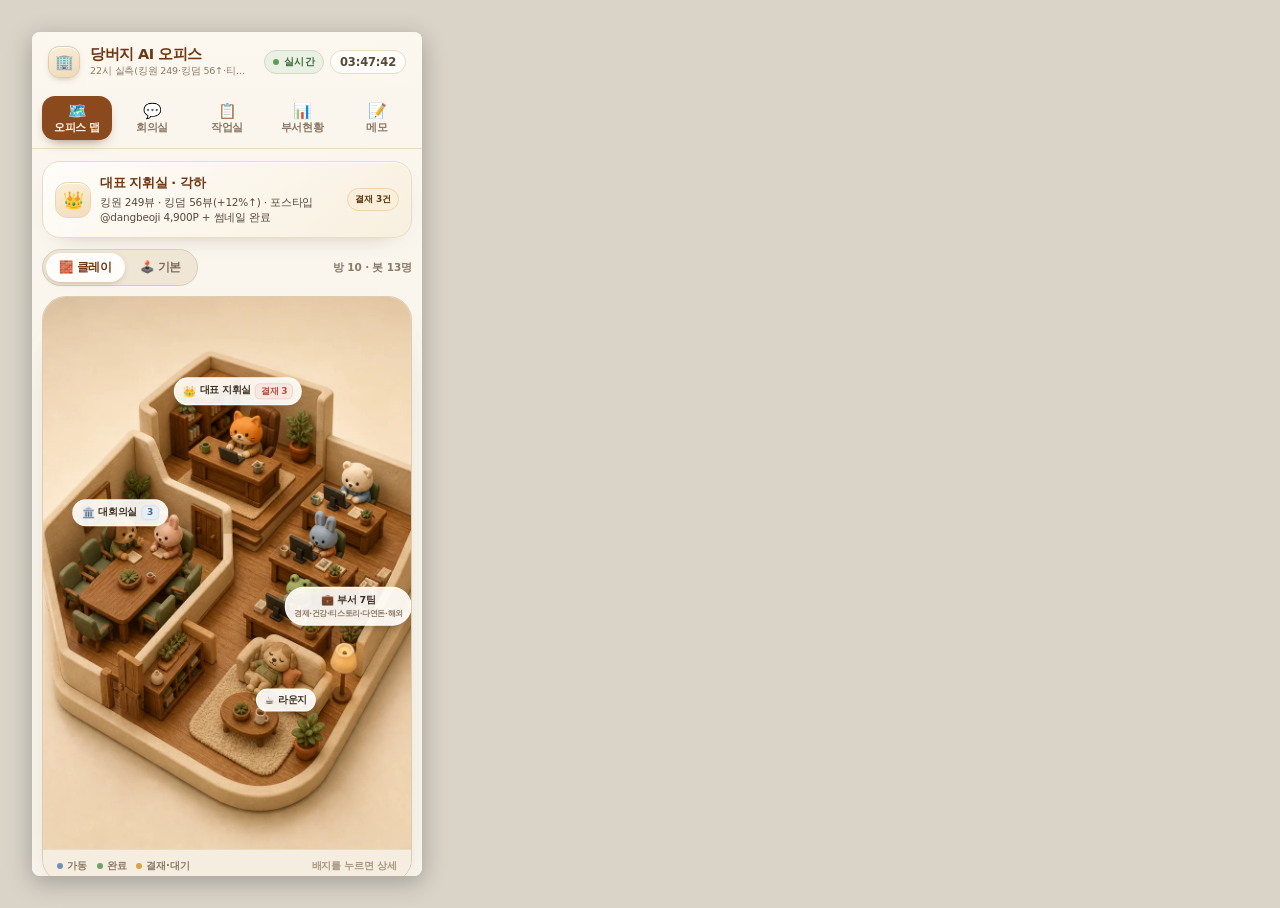
<file: office/_mobile-390-check.html>
<!doctype html>
<html lang="ko">
<head>
<meta charset="utf-8">
<title>모바일 390×844 검수용</title>
<style>
  html,body{margin:0;padding:16px;background:#d9d3c8;font-family:sans-serif}
  .frame{width:390px;height:844px;border:0;background:#FAF6EE;display:block;box-shadow:0 6px 24px rgba(0,0,0,.25);border-radius:8px}
</style>
</head>
<body>
<iframe class="frame" src="./?v=12" title="office mobile preview"></iframe>
</body>
</html>
</file>
